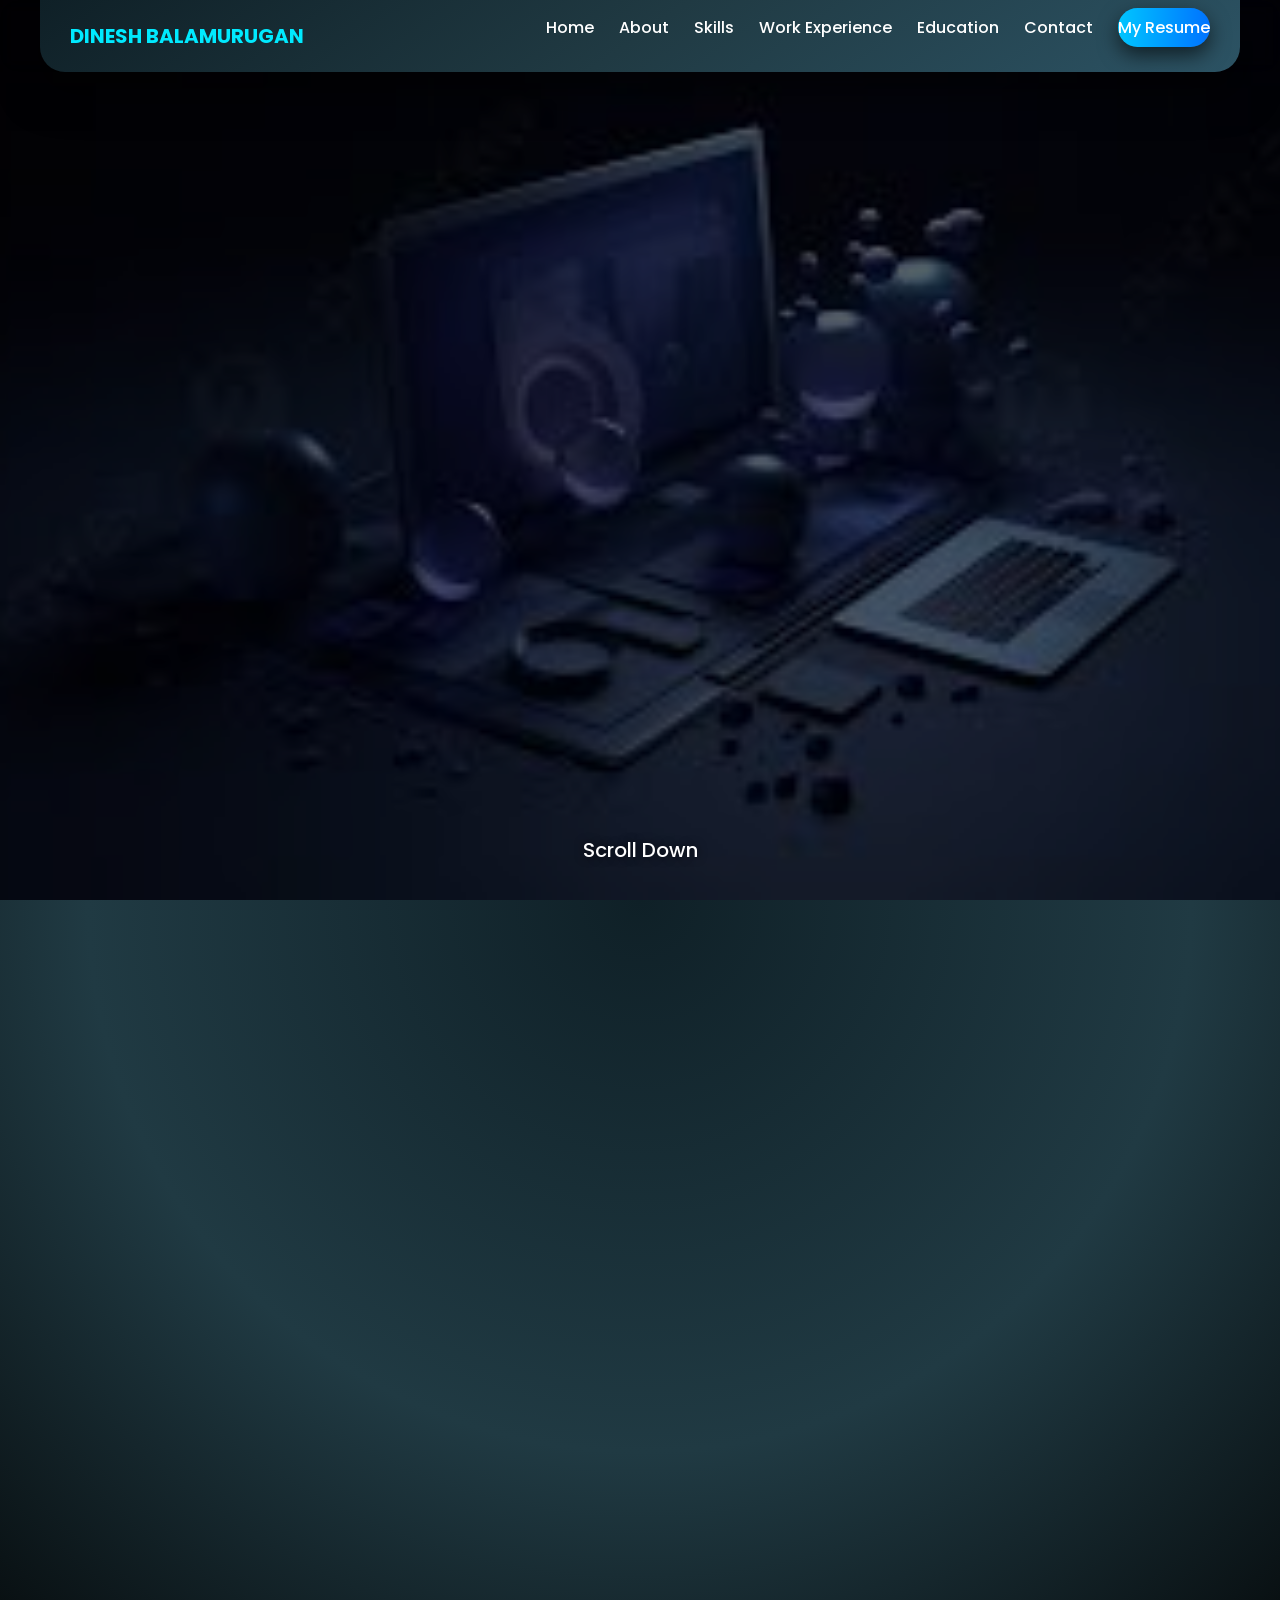
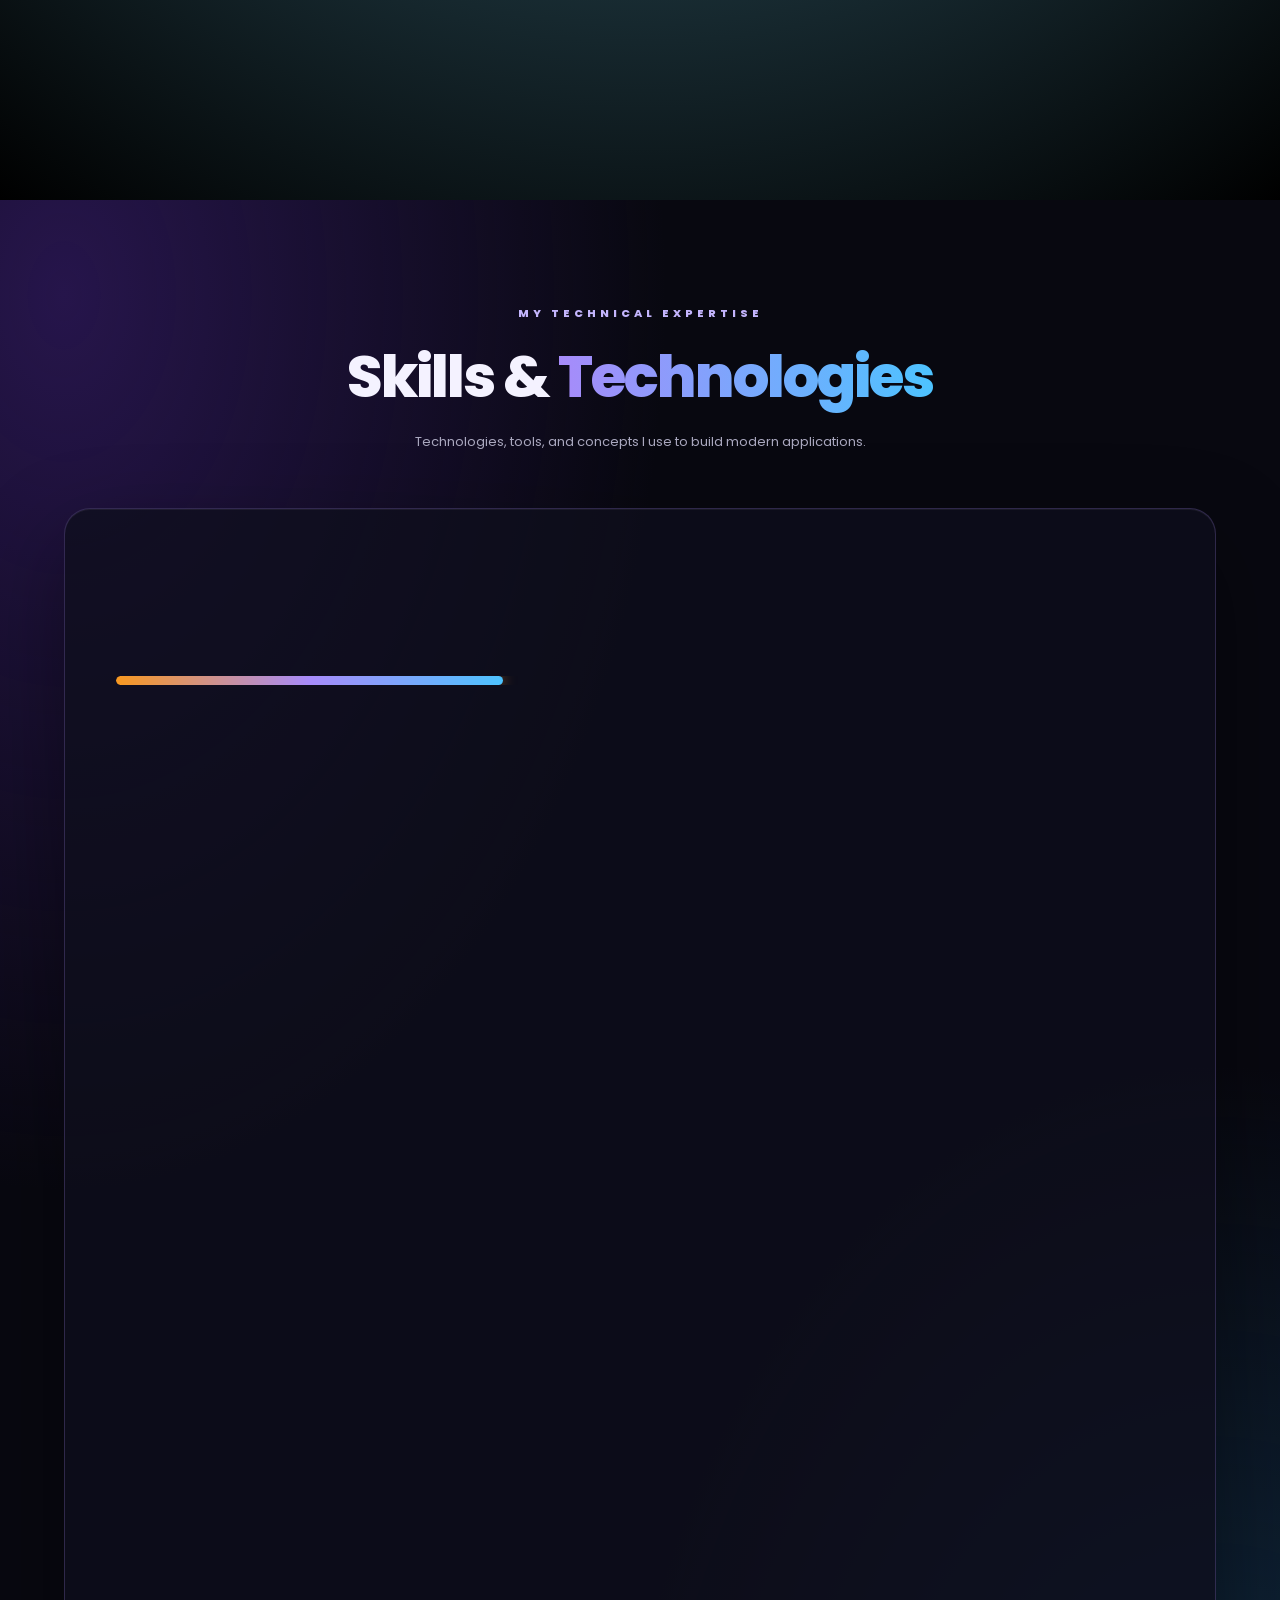
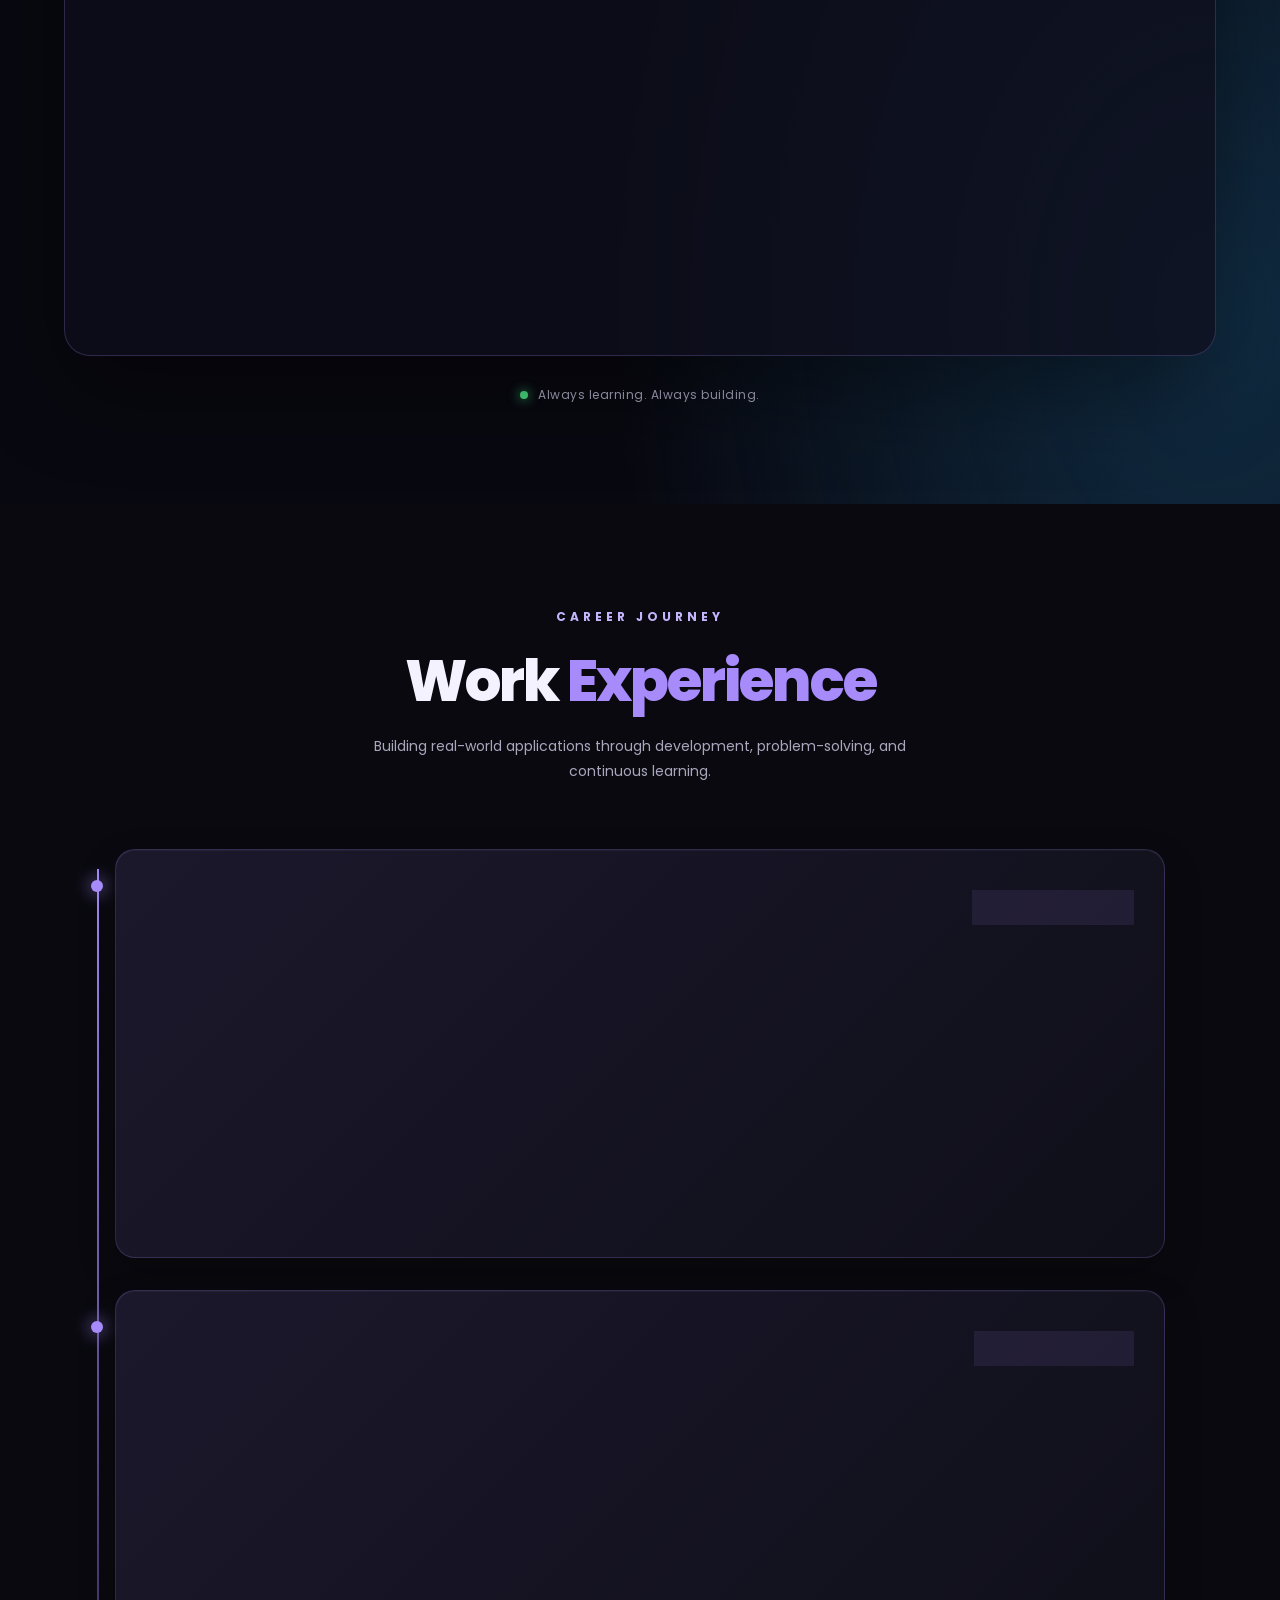
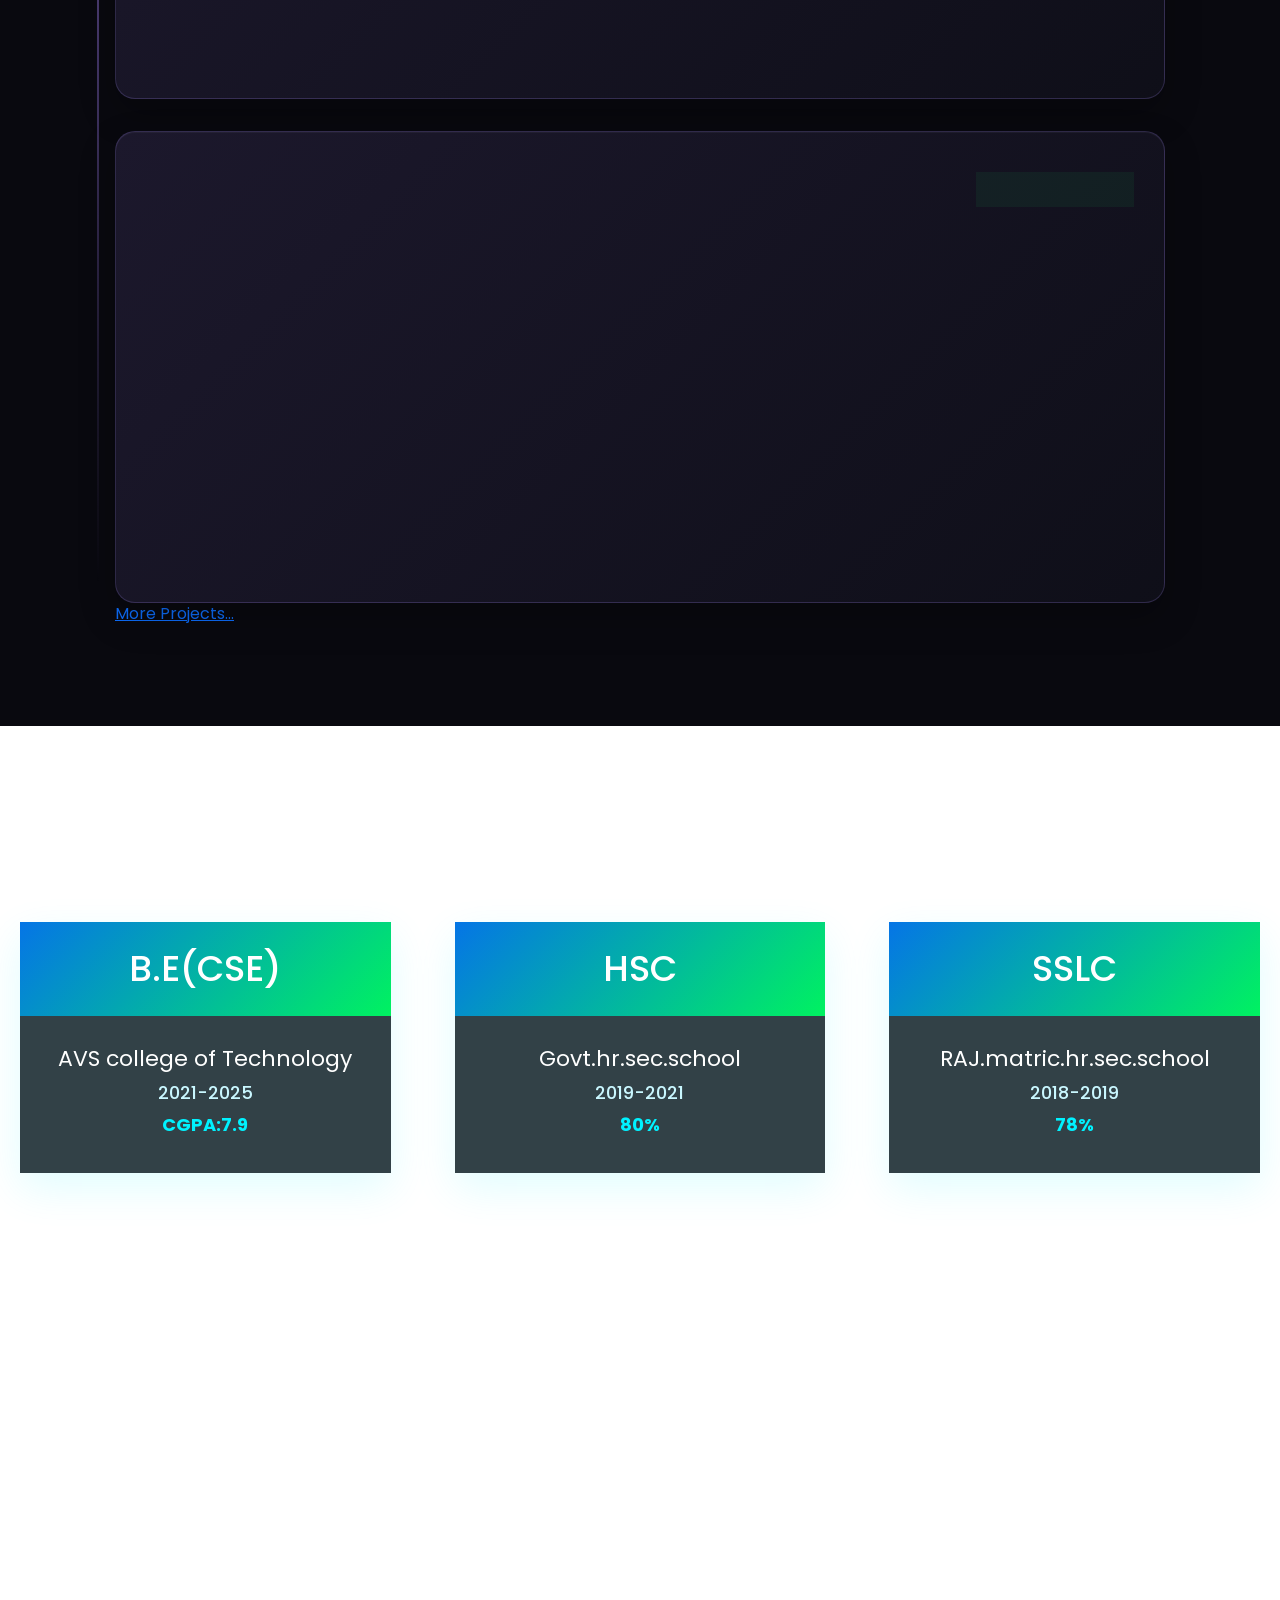
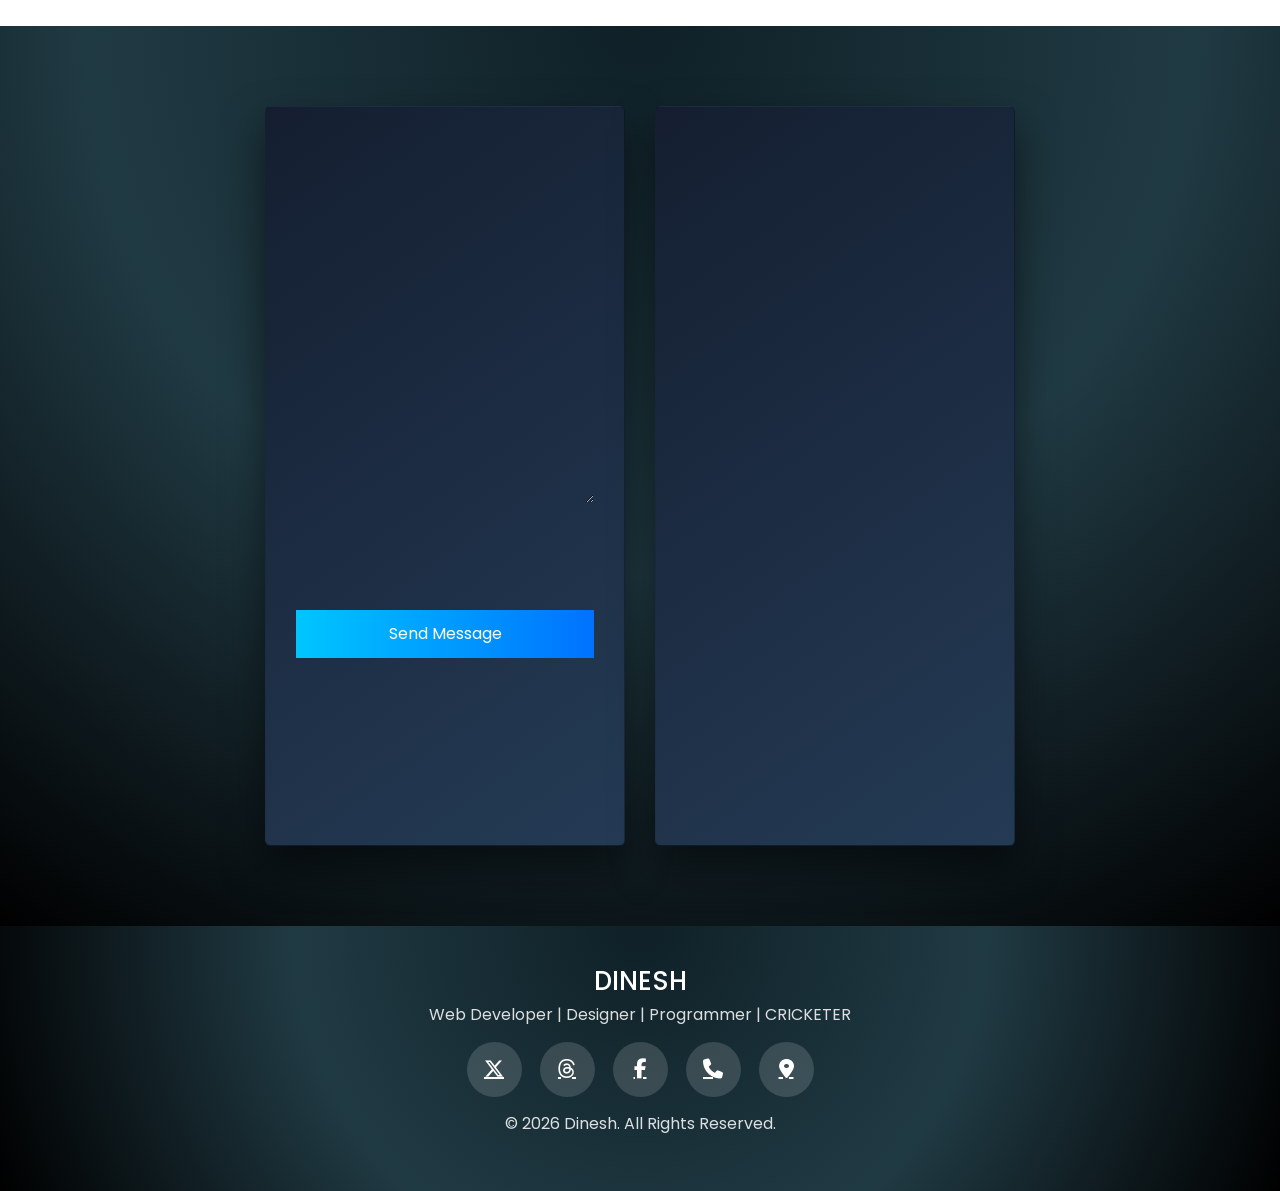
<file: index.html>
<!DOCTYPE html>
<html lang="en">
<head>
    <meta charset="UTF-8">
    <meta name="viewport" content="width=device-width, initial-scale=1.0">
    <title>KM DINESH B</title>
    <link rel="stylesheet" href="portfolio.css">
    <link href="https://cdn.jsdelivr.net/npm/bootstrap@5.3.3/dist/css/bootstrap.min.css" rel="stylesheet" integrity="sha384-QWTKZyjpPEjISv5WaRU9OFeRpok6YctnYmDr5pNlyT2bRjXh0JMhjY6hW+ALEwIH" crossorigin="anonymous">
    <link rel="stylesheet"href="https://cdnjs.cloudflare.com/ajax/libs/font-awesome/6.5.1/css/all.min.css"/>

    <link rel="stylesheet" href="portfolio.js">
  </head>
<body>
    <!--navbar-->
    <header class="nav-wrapper">
  <nav class="nav-3d">

    <div class="logo">DINESH BALAMURUGAN</div>

    <ul class="nav-links" id="navLinks">
      <li><a href="#Home">Home</a></li>
      <li><a href="#about-3d">About</a></li>
      <li><a href="#skills-3d">Skills</a></li>
      <li><a href="#experience">Work Experience</a></li>
      <li><a href="#education">Education</a></li>
      <li><a href="#Contact-Container">Contact</a></li>
      <li><a href="Dinesh_resume_Exp.pdf" download class="resume-btn">My Resume</a></li>
    </ul>

    <div class="hamburger" id="hamburger">
      <span></span>
      <span></span>
      <span></span>
    </div>

  </nav>
</header>

      <!---home section--->

      <section id="Home">
    <p class="text-center">HI, Welcome to my profile.....!</p>
    <p class="text-center">This is <span>KM DINESH B</span></p>
    <p class="text-center">I AM <span>FULL STACK DEVELOPER</span></p>
    <p class="text-center">I AM <span>CRICKETER</span></p>
    <h6>Scroll Down</h6>
</section>


      <!--about section-->
     <section id="about-3d">
    <div class="card-3d">
        <div class="card-face card-front">
            <h3>Touch me</h3>
            <img src="img/me.jpeg" alt="My Photo">
            <h2>Dinesh</h2>
            <p>Cricketer • Techie</p>
        </div>

        <div class="card-face card-back">
            <h1>ABOUT ME</h1>
            <p>
                I am Kasimannan Dinesh Balamurugan, a B.E Computer Science graduate from Salem.
                Passionate about Cricket, Software Development, Fitness, and Discipline define as MylifeStyle.
            </p>
            <a href="subfiles/about.html" text-decoration="none" color="white">About more...</a>
        </div>

    </div>
</section>



<!-- ================= SKILLS SECTION ================= -->
<section id="skills-3d">
  <div class="skills-container">

    <div class="skills-heading">
      <span class="skills-label">MY TECHNICAL EXPERTISE</span>
      <h2>Skills & <span>Technologies</span></h2>
      <p>Technologies, tools, and concepts I use to build modern applications.</p>
    </div>

    <div class="skills-3d-card">

      <!-- LEFT: SKILL BARS -->
      <div class="skills-panel">
        <h3>Technical Skills <span>↗</span></h3>
        <p class="panel-subtitle">Hover over the bars to see the animation.</p>

        <div class="skill">
          <div class="skill-title"><span>Java</span><span>90%</span></div>
          <div class="skill-bar"><div class="skill-fill" style="--level:90%;--color:#f89820"></div></div>
        </div>

        <div class="skill">
          <div class="skill-title"><span>Python</span><span>70%</span></div>
          <div class="skill-bar"><div class="skill-fill" style="--level:70%;--color:#ffd43b"></div></div>
        </div>

        <div class="skill">
          <div class="skill-title"><span>C / C++</span><span>65%</span></div>
          <div class="skill-bar"><div class="skill-fill" style="--level:65%;--color:#4d96ff"></div></div>
        </div>

        <div class="skill">
          <div class="skill-title"><span>HTML / CSS / JavaScript</span><span>85%</span></div>
          <div class="skill-bar"><div class="skill-fill" style="--level:85%;--color:#ff6584"></div></div>
        </div>

        <div class="skill">
          <div class="skill-title"><span>React.js</span><span>75%</span></div>
          <div class="skill-bar"><div class="skill-fill" style="--level:75%;--color:#61dafb"></div></div>
        </div>

        <div class="skill">
          <div class="skill-title"><span>Spring Boot / REST APIs</span><span>80%</span></div>
          <div class="skill-bar"><div class="skill-fill" style="--level:80%;--color:#6fdb8f"></div></div>
        </div>

        <div class="skill">
          <div class="skill-title"><span>PHP / Laravel</span><span>80%</span></div>
          <div class="skill-bar"><div class="skill-fill" style="--level:80%;--color:#b49aff"></div></div>
        </div>

        <div class="skill">
          <div class="skill-title"><span>SQL / NoSQL</span><span>85%</span></div>
          <div class="skill-bar"><div class="skill-fill" style="--level:85%;--color:#41d9c3"></div></div>
        </div>

        <div class="skill">
          <div class="skill-title"><span>Cloud & DevOps</span><span>60%</span></div>
          <div class="skill-bar"><div class="skill-fill" style="--level:60%;--color:#ffad60"></div></div>
        </div>

        <div class="skill">
          <div class="skill-title"><span>AI / ML / Data Science</span><span>55%</span></div>
          <div class="skill-bar"><div class="skill-fill" style="--level:55%;--color:#e879f9"></div></div>
        </div>

        <p class="skills-note">
          Note: Update the percentages to reflect your actual proficiency.
        </p>
      </div>

      <!-- RIGHT: TECHNOLOGY CATEGORIES -->
      <div class="technology-panel">
        <h3>My Tech Stack <span>✦</span></h3>
        <p class="panel-subtitle">Explore my development ecosystem.</p>

        <div class="tech-category">
          <h4><span>01</span> Programming Languages</h4>
          <div class="tech-tags">
            <span>Java</span><span>Python</span><span>C</span>
            <span>C++</span><span>JavaScript</span><span>PHP</span>
          </div>
        </div>

        <div class="tech-category">
          <h4><span>02</span> Frontend Development</h4>
          <div class="tech-tags">
            <span>HTML5</span><span>CSS3</span><span>JavaScript</span>
            <span>React.js</span><span>Responsive UI</span>
          </div>
        </div>

        <div class="tech-category">
          <h4><span>03</span> Backend Development</h4>
          <div class="tech-tags">
            <span>Spring Boot</span><span>REST APIs</span>
            <span>Laravel</span><span>PHP</span>
            <span>Authentication</span><span>Authorization</span>
          </div>
        </div>

        <div class="tech-category">
          <h4><span>04</span> Database Technologies</h4>
          <div class="tech-tags">
            <span>MySQL</span><span>MongoDB</span>
            <span>SQL</span><span>NoSQL</span>
          </div>
        </div>

        <div class="tech-category">
          <h4><span>05</span> Cloud & DevOps</h4>
          <div class="tech-tags">
            <span>AWS</span><span>Docker</span><span>Jenkins</span>
            <span>Maven</span><span>Git</span><span>GitHub</span>
            <span>GitLab CI/CD</span><span>Kubernetes</span>
          </div>
        </div>

        <div class="tech-category">
          <h4><span>06</span> Development Tools</h4>
          <div class="tech-tags">
            <span>VS Code</span><span>Eclipse</span><span>IntelliJ IDEA</span>
            <span>GitHub</span><span>Anaconda Navigator</span>
            <span>Code::Blocks</span><span>Antigravity</span>
          </div>
        </div>

        <div class="tech-category">
          <h4><span>07</span> Testing & API Tools</h4>
          <div class="tech-tags">
            <span>Postman</span><span>Selenium</span>
            <span>Playwright</span><span>Unit Testing</span>
          </div>
        </div>

        <div class="tech-category">
          <h4><span>08</span> Payment & Communication</h4>
          <div class="tech-tags">
            <span>Razorpay</span><span>Payment Gateway Integration</span>
            <span>OTP Verification</span><span>Email Integration</span>
            <span>SMS Integration</span><span>Notifications</span>
          </div>
        </div>

        <div class="tech-category">
          <h4><span>09</span> Messaging & Architecture</h4>
          <div class="tech-tags">
            <span>Apache Kafka</span><span>ActiveMQ</span>
            <span>Monolithic Architecture</span>
            <span>Microservices</span>
          </div>
        </div>

        <div class="tech-category">
          <h4><span>10</span> AI, Data & Emerging Tech</h4>
          <div class="tech-tags">
            <span>Data Science</span><span>AI</span><span>Machine Learning</span>
            <span>Deep Learning</span><span>Neural Networks</span>
            <span>Quantum Computing</span>
          </div>
        </div>

        <div class="tech-category">
          <h4><span>11</span> Other Technical Areas</h4>
          <div class="tech-tags">
            <span>Computer Networks</span><span>iOS Development</span>
            <span>Mobile Development</span><span>System Design</span>
            <span>Security</span>
          </div>
        </div>

      </div>
    </div>

    <div class="skills-footer">
      <span class="footer-dot"></span>
      Always learning. Always building.
    </div>

  </div>
</section>

<style>
/* ================= GLOBAL SKILLS UI ================= */

#skills-3d {
  --accent: #a78bfa;
  --accent2: #4dc3ff;
  --bg: #080810;
  --card: #11111e;
  --text: #f4f2ff;
  --muted: #aaa8bf;

  padding: 100px 5%;
  color: var(--text);
  background:
    radial-gradient(ellipse at 5% 5%, #26154b 0%, transparent 35%),
    radial-gradient(ellipse at 95% 90%, #102c43 0%, transparent 35%),
    var(--bg);
  font-family: Inter, "Segoe UI", Arial, sans-serif;
  overflow: hidden;
}

#skills-3d *,
#skills-3d *::before,
#skills-3d *::after {
  box-sizing: border-box;
}

.skills-container {
  width: 100%;
  max-width: 1250px;
  margin: 0 auto;
}

.skills-heading {
  text-align: center;
  margin-bottom: 55px;
}

.skills-label {
  display: inline-block;
  color: #c4b5fd;
  font-size: 11px;
  font-weight: 800;
  letter-spacing: 4px;
}

.skills-heading h2 {
  font-size: clamp(34px, 5vw, 58px);
  font-weight: 800;
  letter-spacing: -2px;
  margin: 18px 0;
}

.skills-heading h2 span {
  background: linear-gradient(90deg, #a78bfa, #4dc3ff);
  -webkit-background-clip: text;
  background-clip: text;
  color: transparent;
}

.skills-heading p,
.panel-subtitle {
  color: var(--muted);
  font-size: 13px;
  line-height: 1.8;
}

/* 3D MAIN CARD */

.skills-3d-card {
  display: grid;
  grid-template-columns: minmax(0, 0.9fr) minmax(0, 1.1fr);
  align-items: stretch;
  gap: 28px;
  padding: 25px;
  border: 1px solid rgba(167, 139, 250, 0.22);
  border-radius: 26px;
  background: rgba(15, 15, 29, 0.78);
  box-shadow:
    0 35px 90px rgba(0, 0, 0, 0.4),
    inset 0 1px 0 rgba(255, 255, 255, 0.06);
  transform-style: preserve-3d;
  transition: border-color 0.35s ease, box-shadow 0.35s ease;
}

.skills-3d-card:hover {
  border-color: rgba(167, 139, 250, 0.48);
  box-shadow:
    0 35px 90px rgba(0, 0, 0, 0.45),
    0 0 35px rgba(139, 92, 246, 0.09);
}

.skills-panel,
.technology-panel {
  min-width: 0;
  padding: 25px;
  border-radius: 20px;
  background: linear-gradient(
    145deg,
    rgba(32, 29, 52, 0.88),
    rgba(15, 15, 26, 0.96)
  );
  border: 1px solid rgba(255, 255, 255, 0.06);
}

.skills-panel h3,
.technology-panel h3 {
  display: flex;
  justify-content: space-between;
  align-items: center;
  gap: 12px;
  font-size: 21px;
  margin: 0;
}

.skills-panel h3 > span,
.technology-panel h3 > span {
  color: var(--accent);
}

.panel-subtitle {
  margin: 10px 0 30px;
  font-size: 12px;
}

/* ANIMATED SKILL BARS */

.skill {
  margin-bottom: 27px;
}

.skill-title {
  display: flex;
  justify-content: space-between;
  align-items: center;
  gap: 12px;
  margin-bottom: 11px;
  font-size: 12px;
  font-weight: 600;
}

.skill-title span:last-child {
  color: #c4b5fd;
  font-variant-numeric: tabular-nums;
}

.skill-bar {
  height: 9px;
  width: 100%;
  overflow: hidden;
  border-radius: 20px;
  background: #29263b;
  box-shadow: inset 0 2px 5px rgba(0, 0, 0, 0.4);
}

.skill-fill {
  height: 100%;
  width: var(--level);
  border-radius: inherit;
  background: linear-gradient(
    90deg,
    var(--color),
    #a78bfa,
    #4dc3ff
  );
  box-shadow: 0 0 14px color-mix(in srgb, var(--color), transparent 40%);
  transform: scaleX(0.03);
  transform-origin: left;
  transition: transform 1.3s cubic-bezier(.2,.8,.2,1);
}

.skills-panel:hover .skill-fill {
  transform: scaleX(1);
}

.skill:hover .skill-fill {
  filter: brightness(1.25);
}

.skills-note {
  margin-top: 28px;
  color: #8f8ca6;
  font-size: 10px;
  line-height: 1.7;
}

/* TECHNOLOGY CATEGORIES */

.tech-category {
  padding: 18px 0;
  border-bottom: 1px solid rgba(255, 255, 255, 0.07);
}

.tech-category:last-child {
  border-bottom: none;
  padding-bottom: 0;
}

.tech-category h4 {
  display: flex;
  align-items: center;
  gap: 11px;
  margin: 0 0 13px;
  color: #eeebff;
  font-size: 12px;
  font-weight: 700;
}

.tech-category h4 span {
  color: #a78bfa;
  font-size: 10px;
  letter-spacing: 1px;
}

.tech-tags {
  display: flex;
  flex-wrap: wrap;
  gap: 8px;
}

.tech-tags span {
  display: inline-flex;
  align-items: center;
  max-width: 100%;
  padding: 8px 11px;
  border: 1px solid rgba(167, 139, 250, 0.17);
  border-radius: 8px;
  background: rgba(167, 139, 250, 0.055);
  color: #c8c4dd;
  font-size: 10px;
  line-height: 1.5;
  overflow-wrap: anywhere;
  transition:
    transform 0.25s ease,
    background 0.25s ease,
    color 0.25s ease,
    border-color 0.25s ease;
}

.tech-tags span:hover {
  transform: translateY(-3px);
  background: rgba(139, 92, 246, 0.2);
  border-color: rgba(167, 139, 250, 0.55);
  color: white;
}

.skills-footer {
  display: flex;
  align-items: center;
  justify-content: center;
  gap: 10px;
  margin-top: 30px;
  color: #aaa8bf;
  font-size: 12px;
  letter-spacing: 0.5px;
}

.footer-dot {
  width: 8px;
  height: 8px;
  border-radius: 50%;
  background: #4ade80;
  box-shadow: 0 0 12px #4ade80;
}

/* RESPONSIVE TABLET */

@media (max-width: 950px) {
  #skills-3d {
    padding: 75px 4%;
  }

  .skills-3d-card {
    grid-template-columns: minmax(0, 1fr);
    gap: 20px;
    padding: 18px;
  }

  .skills-panel,
  .technology-panel {
    padding: 24px;
  }
}

/* RESPONSIVE MOBILE */

@media (max-width: 480px) {
  #skills-3d {
    padding: 65px 15px;
  }

  .skills-heading {
    margin-bottom: 35px;
  }

  .skills-heading h2 {
    letter-spacing: -1px;
  }

  .skills-heading p {
    max-width: 320px;
    margin: auto;
  }

  .skills-3d-card {
    padding: 10px;
    border-radius: 18px;
  }

  .skills-panel,
  .technology-panel {
    padding: 18px 14px;
    border-radius: 14px;
  }

  .skills-panel h3,
  .technology-panel h3 {
    font-size: 18px;
  }

  .skill-title {
    font-size: 11px;
  }

  .tech-category h4 {
    font-size: 11px;
  }

  .tech-tags {
    gap: 7px;
  }

  .tech-tags span {
    padding: 7px 9px;
    font-size: 10px;
  }
}

/* ACCESSIBILITY */

@media (prefers-reduced-motion: reduce) {
  #skills-3d *,
  #skills-3d *::before,
  #skills-3d *::after {
    animation: none !important;
    transition: none !important;
  }

  .skill-fill {
    transform: scaleX(1);
  }
}
</style>

<script>
/* Animate bars when the skills section enters the screen */
(() => {
  const section = document.querySelector("#skills-3d");
  if (!section) return;

  const fills = section.querySelectorAll(".skill-fill");

  if ("IntersectionObserver" in window) {
    const observer = new IntersectionObserver(entries => {
      entries.forEach(entry => {
        if (entry.isIntersecting) {
          fills.forEach(fill => {
            fill.style.transform = "scaleX(1)";
          });
          observer.disconnect();
        }
      });
    }, { threshold: 0.15 });

    observer.observe(section);
  } else {
    fills.forEach(fill => {
      fill.style.transform = "scaleX(1)";
    });
  }
})();
</script>

          <!-- Working Experience -->

            
<section class="experience-section" id="experience">
  <div class="experience-container">

    <div class="section-heading">
      <span class="section-tag">CAREER JOURNEY</span>
      <h2>Work <span>Experience</span></h2>
      <p>Building real-world applications through development, problem-solving, and continuous learning.</p>
    </div>

    <div class="experience-timeline">

      <!-- EXPERIENCE 1 -->
      <article class="experience-card">
        <div class="card-top">
          <div class="company-icon vcodez">V</div>
          <div class="job-info">
            <h3>Java Developer Intern → Project Trainee</h3>
            <h4>Vcodez <span>· Chennai</span></h4>
          </div>
          <span class="job-date">OCT 2025 – APR 2026</span>
        </div>

        <div class="job-divider"></div>

        <p class="job-description">
          Started as a Java Developer Intern and progressed into a
          Project Trainee role, gaining hands-on experience in backend
          development, application logic, debugging, and project implementation.
        </p>

        <ul class="job-points">
          <li>Developed and maintained Java application components.</li>
          <li>Practiced object-oriented programming and backend development.</li>
          <li>Assisted with debugging, testing, and fixing application issues.</li>
          <li>Worked on project implementation and code improvements.</li>
        </ul>

        <div class="tech-stack">
          <span>Java</span>
          <span>Spring Boot</span>
          <span>SQL</span>
          <span>REST APIs</span>
          <span>Git</span>
        </div>
      </article>

      <!-- EXPERIENCE 2 -->
      <article class="experience-card">
        <div class="card-top">
          <div class="company-icon techcube">TS</div>
          <div class="job-info">
            <h3>Software Developer</h3>
            <h4>Tech S Cube <span>· Salem</span></h4>
          </div>
          <span class="job-date">MAY 2026 – SEP 2026</span>
        </div>

        <div class="job-divider"></div>

        <p class="job-description">
          Worked on business-oriented web applications, focusing on
          frontend functionality, backend integration, and developing
          practical solutions for organizational workflows.
        </p>

        <ul class="job-points">
          <li><strong>Certificate Generation System:</strong> Developed functionality to generate certificates and manage certificate-related information.</li>
          <li><strong>HRMS (Human Resource Management System):</strong> Contributed to employee information management and HR workflow features.</li>
          <li>Integrated application features with backend services and databases.</li>
          <li>Tested functionality, identified bugs, and improved application usability.</li>
        </ul>

        <div class="tech-stack">
          <span>JavaScript</span>
          <span>Java</span>
          <span>Spring Boot</span>
          <span>SQL</span>
          <span>HTML & CSS</span>
        </div>
      </article>

      <!-- EXPERIENCE 3 -->
      <article class="experience-card current-role">
        <div class="card-top">
          <div class="company-icon hariom">H</div>
          <div class="job-info">
            <h3>Full Stack Engineer</h3>
            <h4>Hariom Pooja Services <span>· Salem</span></h4>
          </div>
          <span class="job-date current-date">
            OCT 2026 – PRESENT
          </span>
        </div>

        <div class="job-divider"></div>

        <p class="job-description">
          Developing web platforms for religious services, with a focus
          on seamless booking experiences, secure payment workflows,
          booking management, and reliable application deployment.
        </p>

        <ul class="job-points">
          <li><strong>Sri Athi Varahi Foundation:</strong> Built a website to present the foundation's information and online presence.</li>
          <li><strong>Hariom Pooja Service Booking Platform:</strong> Developed the service booking experience and user interface.</li>
          <li>Implemented payment authorization and secure booking workflows.</li>
          <li>Developed booking status tracking and service progress visibility.</li>
          <li>Worked on application security, functional testing, and bug fixing.</li>
          <li>Handled deployment and server configuration on the Netcape server.</li>
        </ul>

        <div class="tech-stack">
          <span>Laravel</span>
          <span>PHP</span>
          <span>React</span>
          <span>JavaScript</span>
          <span>REST APIs</span>
          <span>MySQL</span>
        </div>
      </article>

    </div>
    
    <a href="subfiles/projects.html" class="aa">More Projects...</a>
  </div>
</section>

<style>
@import url('https://fonts.googleapis.com/css2?family=Inter:wght@400;500;600;700;800&display=swap');

.experience-section {
  --accent: #a78bfa;
  --text: #f4f2ff;
  --muted: #aaa7bd;
  background: #09090f;
  color: var(--text);
  font-family: 'Inter', sans-serif;
  padding: 100px 7%;
  overflow: hidden;
}

.experience-container {
  max-width: 1050px;
  margin: auto;
}

.section-heading {
  text-align: center;
  margin-bottom: 65px;
}

.section-tag {
  color: #c4b5fd;
  font-size: 12px;
  font-weight: 700;
  letter-spacing: 4px;
}

.section-heading h2 {
  font-size: clamp(36px, 5vw, 58px);
  font-weight: 800;
  margin: 18px 0;
  letter-spacing: -2px;
}

.section-heading h2 span {
  color: var(--accent);
}

.section-heading p {
  color: var(--muted);
  max-width: 590px;
  line-height: 1.8;
  margin: auto;
  font-size: 14px;
}

.experience-timeline {
  position: relative;
  display: grid;
  gap: 32px;
  perspective: 1200px;
}

.experience-timeline::before {
  content: "";
  position: absolute;
  left: -18px;
  top: 20px;
  bottom: 20px;
  width: 2px;
  background: linear-gradient(
    to bottom, #a78bfa, #51417c, transparent
  );
}

.experience-card {
  position: relative;
  padding: 30px;
  border: 1px solid rgba(167, 139, 250, 0.2);
  border-radius: 20px;
  background: linear-gradient(
    135deg,
    rgba(29, 25, 46, 0.96),
    rgba(15, 15, 25, 0.98)
  );
  box-shadow:
    0 15px 35px rgba(0, 0, 0, 0.25),
    inset 0 1px 0 rgba(255, 255, 255, 0.04);
  transform-style: preserve-3d;
  transition:
    transform 0.18s ease,
    border-color 0.3s ease,
    box-shadow 0.3s ease;
  will-change: transform;
}

.experience-card::before {
  content: "";
  position: absolute;
  top: 30px;
  left: -25px;
  width: 12px;
  height: 12px;
  border-radius: 50%;
  background: #a78bfa;
  box-shadow: 0 0 18px #a78bfa;
}

.experience-card:hover {
  border-color: rgba(167, 139, 250, 0.7);
  box-shadow:
    0 25px 55px rgba(0, 0, 0, 0.4),
    0 0 28px rgba(139, 92, 246, 0.12);
}

.card-top {
  display: flex;
  align-items: center;
  gap: 17px;
  flex-wrap: wrap;
}

.company-icon {
  width: 55px;
  height: 55px;
  flex-shrink: 0;
  display: grid;
  place-items: center;
  border-radius: 15px;
  font-size: 22px;
  font-weight: 800;
  transform: translateZ(25px);
}

.vcodez {
  background: linear-gradient(135deg, #5b21b6, #a78bfa);
}

.techcube {
  background: linear-gradient(135deg, #075985, #38bdf8);
}

.hariom {
  background: linear-gradient(135deg, #9a3412, #fb923c);
}

.job-info {
  flex: 1;
  min-width: 190px;
  transform: translateZ(18px);
}

.job-info h3 {
  font-size: 17px;
  line-height: 1.5;
  margin: 0 0 5px;
}

.job-info h4 {
  font-size: 13px;
  color: #c4b5fd;
  font-weight: 600;
  margin: 0;
}

.job-info h4 span {
  color: var(--muted);
  font-weight: 400;
}

.job-date {
  font-size: 10px;
  font-weight: 700;
  letter-spacing: 1px;
  color: #c4b5fd;
  background: rgba(167, 139, 250, 0.1);
  border: 1px solid rgba(167, 139, 250, 0.2);
  padding: 9px 12px;
  border-radius: 8px;
}

.current-date {
  color: #86efac;
  background: rgba(34, 197, 94, 0.08);
  border-color: rgba(34, 197, 94, 0.25);
}

.job-divider {
  height: 1px;
  margin: 25px 0;
  background: linear-gradient(
    90deg, rgba(167, 139, 250, 0.4), transparent
  );
}

.job-description {
  color: #c0bdd0;
  font-size: 13px;
  line-height: 1.9;
  margin: 0 0 18px;
  transform: translateZ(10px);
}

.job-points {
  list-style: none;
  padding: 0;
  margin: 0 0 24px;
}

.job-points li {
  color: #aaa7bd;
  font-size: 12px;
  line-height: 1.8;
  padding-left: 20px;
  margin: 10px 0;
  position: relative;
}

.job-points li::before {
  content: "✦";
  position: absolute;
  left: 0;
  color: #a78bfa;
}

.job-points strong {
  color: #ece8ff;
  font-weight: 600;
}

.tech-stack {
  display: flex;
  flex-wrap: wrap;
  gap: 9px;
}

.tech-stack span {
  font-size: 10px;
  font-weight: 600;
  letter-spacing: 0.3px;
  color: #d5c9ff;
  padding: 8px 11px;
  border: 1px solid rgba(167, 139, 250, 0.17);
  border-radius: 7px;
  background: rgba(167, 139, 250, 0.07);
  transition: 0.25s ease;
}

.tech-stack span:hover {
  color: white;
  background: rgba(139, 92, 246, 0.22);
  transform: translateY(-3px);
}

@media (max-width: 650px) {
  .experience-section {
    padding: 70px 22px;
  }

  .experience-timeline::before {
    left: -10px;
  }

  .experience-card {
    padding: 22px 18px;
  }

  .experience-card::before {
    left: -17px;
    width: 10px;
    height: 10px;
  }

  .card-top {
    gap: 13px;
  }

  .job-date {
    margin-left: 68px;
  }

  .job-info h3 {
    font-size: 14px;
  }

  .job-info h4 {
    font-size: 12px;
  }
}

@media (prefers-reduced-motion: reduce) {
  .experience-card,
  .tech-stack span {
    transition: none;
  }
}
</style>

<script>
document.querySelectorAll(".experience-card").forEach(card => {
  card.addEventListener("mousemove", event => {
    if (window.matchMedia("(prefers-reduced-motion: reduce)").matches) {
      return;
    }

    const rect = card.getBoundingClientRect();
    const x = (event.clientX - rect.left) / rect.width;
    const y = (event.clientY - rect.top) / rect.height;

    const rotateY = (x - 0.5) * 5;
    const rotateX = (0.5 - y) * 4;

    card.style.transform =
      `rotateX(${rotateX}deg) rotateY(${rotateY}deg) translateY(-3px)`;
  });

  card.addEventListener("mouseleave", () => {
    card.style.transform = "";
  });
});
</script>




      <!-- project  -->

      <!---education section-->

      <section id="education">
        <div class="containter text-center">
          <h1 class="display-1">Academy Crendentials</h1>
          <div class="row row-cols-1 row-cols-md-3">
              <div class="col">
                  <div class="cardy">
                     <div class="card-header">
                        <h1>
                          B.E(CSE)
                        </h1>
                     </div>
                     <div class="card-body">
                          <h3>AVS college of Technology</h3>
                          <h4>2021-2025</h4>
                          <h5>CGPA:7.9</h5>
                     </div>
                  </div>
              </div>
              <div class="col">
                <div class="cardy">
                   <div class="card-header">
                      <h1>
                        HSC
                      </h1>
                   </div>
                   <div class="card-body">
                        <h3>Govt.hr.sec.school</h3>
                        <h4>2019-2021</h4>
                        <h5>80%</h5>
                   </div>
                </div>
            </div>
            <div class="col">
              <div class="cardy">
                 <div class="card-header">
                    <h1>
                      SSLC
                    </h1>
                 </div>
                 <div class="card-body">
                      <h3>RAJ.matric.hr.sec.school</h3>
                      <h4>2018-2019</h4>
                      <h5>78%</h5>
                 </div>
              </div>
          </div>
          </div>
        </div>

      </section>

      <!--contact section-->

      <section class="contact-container" id="Contact-Container">

  <!-- FORM SIDE -->
  <div class="card form-card">
    <h2>Contact Me</h2>

    <form id="contactForm">
      <input type="text" placeholder="Your Name" required>
      <input type="email" placeholder="Your Email" required>
      <textarea placeholder="Your Message" required></textarea>
      <button type="submit">Send Message</button>
    </form>

    <p id="thankYou" class="hidden">✅ Thank you! I will contact you soon.</p>
  </div>

  <!-- SOCIAL SIDE -->
  <div class="card social-card">
    <h2>Connect With Me</h2>

    <div class="social-links">
      <a href="https://www.linkedin.com/in/dinesh-b-133845279/"><i class="fab fa-linkedin"></i> LinkedIn</a>
      <a href="https://www.instagram.com/dine.shb763?igsh=OGE1dzllZTVoZjh0"><i class="fab fa-instagram"></i> Instagram</a>
      <a href="https://github.com/kmdineshb763"><i class="fab fa-github"></i> GitHub</a>
      <a href="https://www.hackerrank.com/profile/kmdineshb762003"><i class="fab fa-hackerrank"></i> HackerRank</a>
      <a href="https://leetcode.com/u/K3ZdB8tbVD/"><i class="fas fa-code"></i> LeetCode</a>
      <a href="https://wa.me/9360452836"><i class="fab fa-whatsapp"></i> WhatsApp</a>
      <a href="https://t.me/DineshBalamurugan"><i class="fab fa-telegram"></i> Telegram</a>
      <a href="mailto:kmdineshb762003@gmail.com"><i class="fas fa-envelope"></i> Email</a>
    </div>
  </div>

</section>


      <!--footer section-->
      <footer class="portfolio-footer">
  <div class="footer-content">

    <h3>DINESH </h3>
    <p>Web Developer | Designer | Programmer | CRICKETER</p>

    <div class="footer-social">
      <a href="https://x.com/kmdineshb763?t=y8jXLqE9a0mp-a1UzrqNrg&s=09" aria-label="X"><i class="fab fa-x-twitter"></i></a>
      <a href="https://www.threads.com/@dine.shb763" aria-label="Threads"><i class="fab fa-threads"></i></a>
      <a href="https://www.facebook.com/dinesh.b.43179" target="" class="fb-icon">
      <i class="fab fa-facebook-f"></i></a>
    <a href="tel:+91 9360452836" aria-label="Phone"><i class="fas fa-phone"></i></a>
   <a href="https://www.google.com/maps?q=Salem,Tamil+Nadu"
   class="location-link"
   target="_blank">
  <i class="fa-solid fa-location-dot"></i>
  
</a>
    </div>

    <p class="copyright">
      © 2026 Dinesh. All Rights Reserved.
    </p>

  </div>
</footer>
<script>
  const hamburger = document.getElementById("hamburger");
  const navLinks = document.getElementById("navLinks");

  hamburger.addEventListener("click", () => {
    navLinks.classList.toggle("active");
    hamburger.classList.toggle("open");
  });



  
</script>


  </body>
</html>
</file>
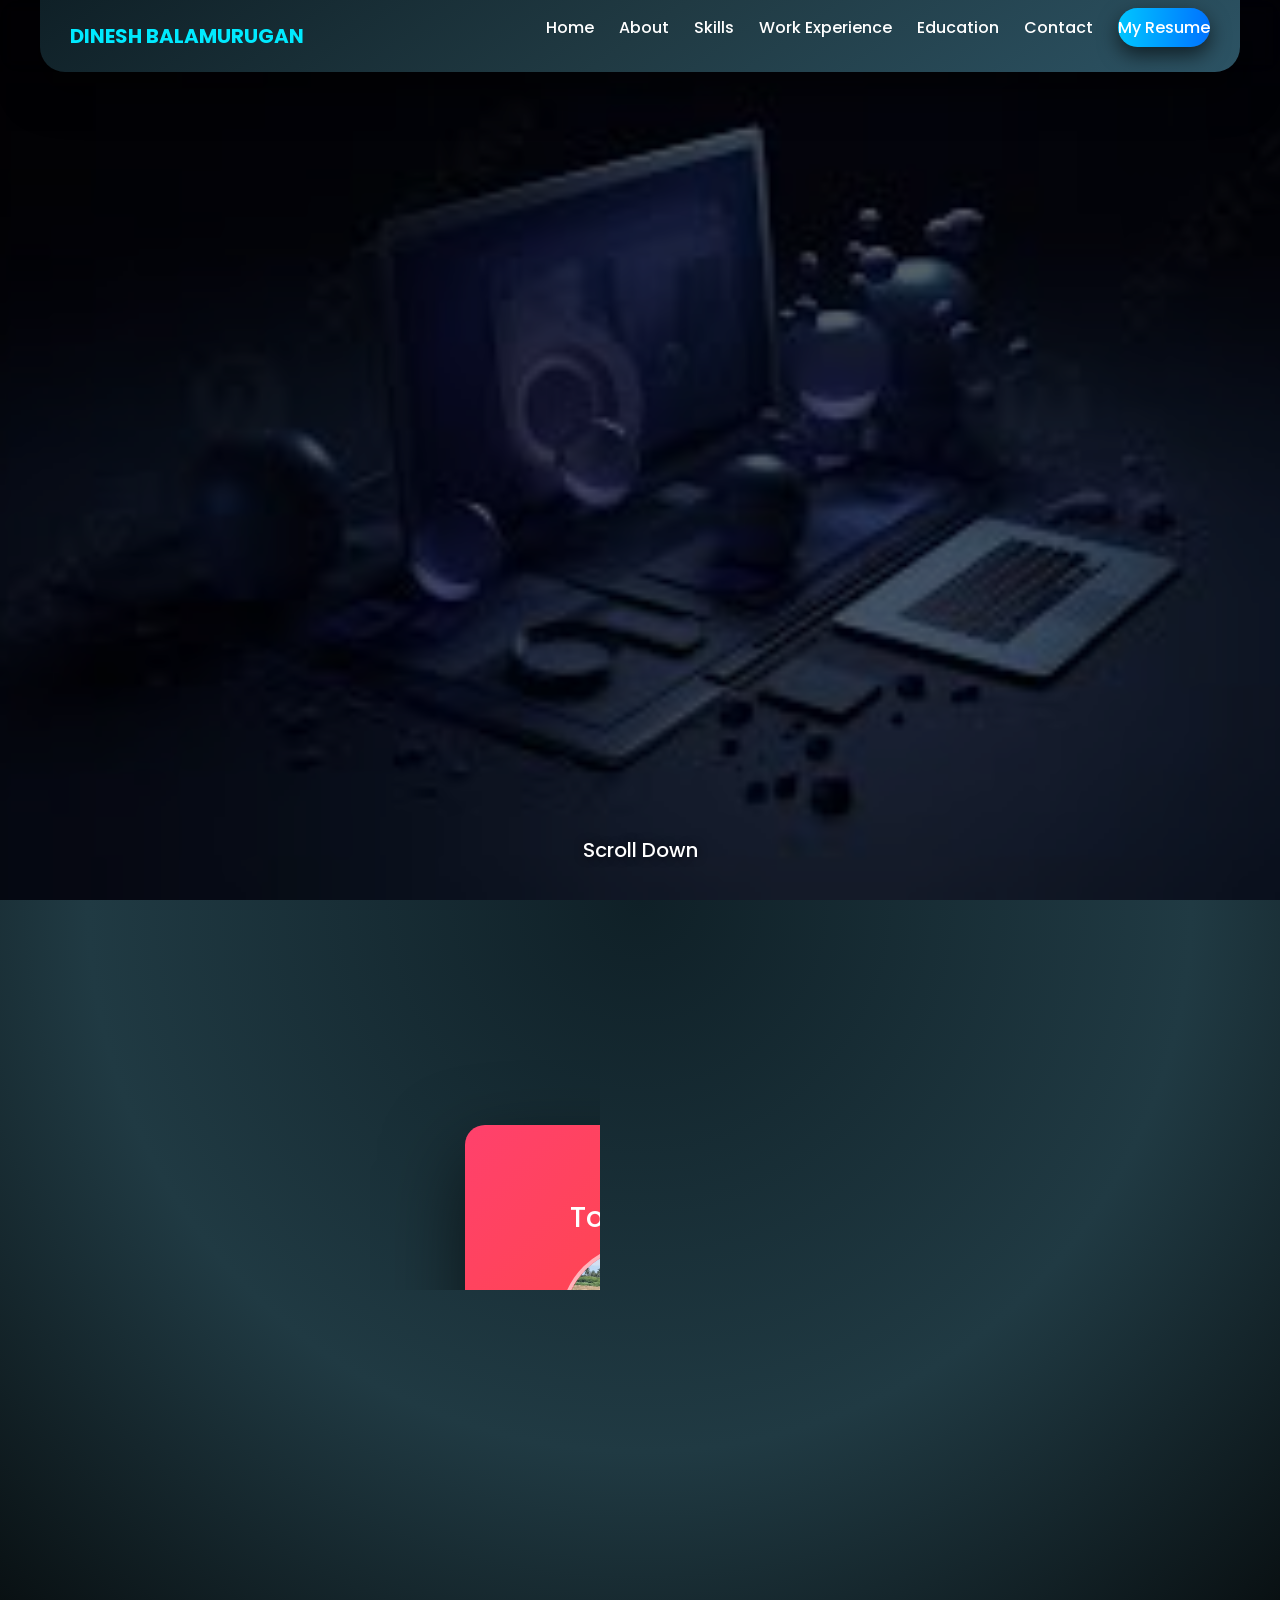
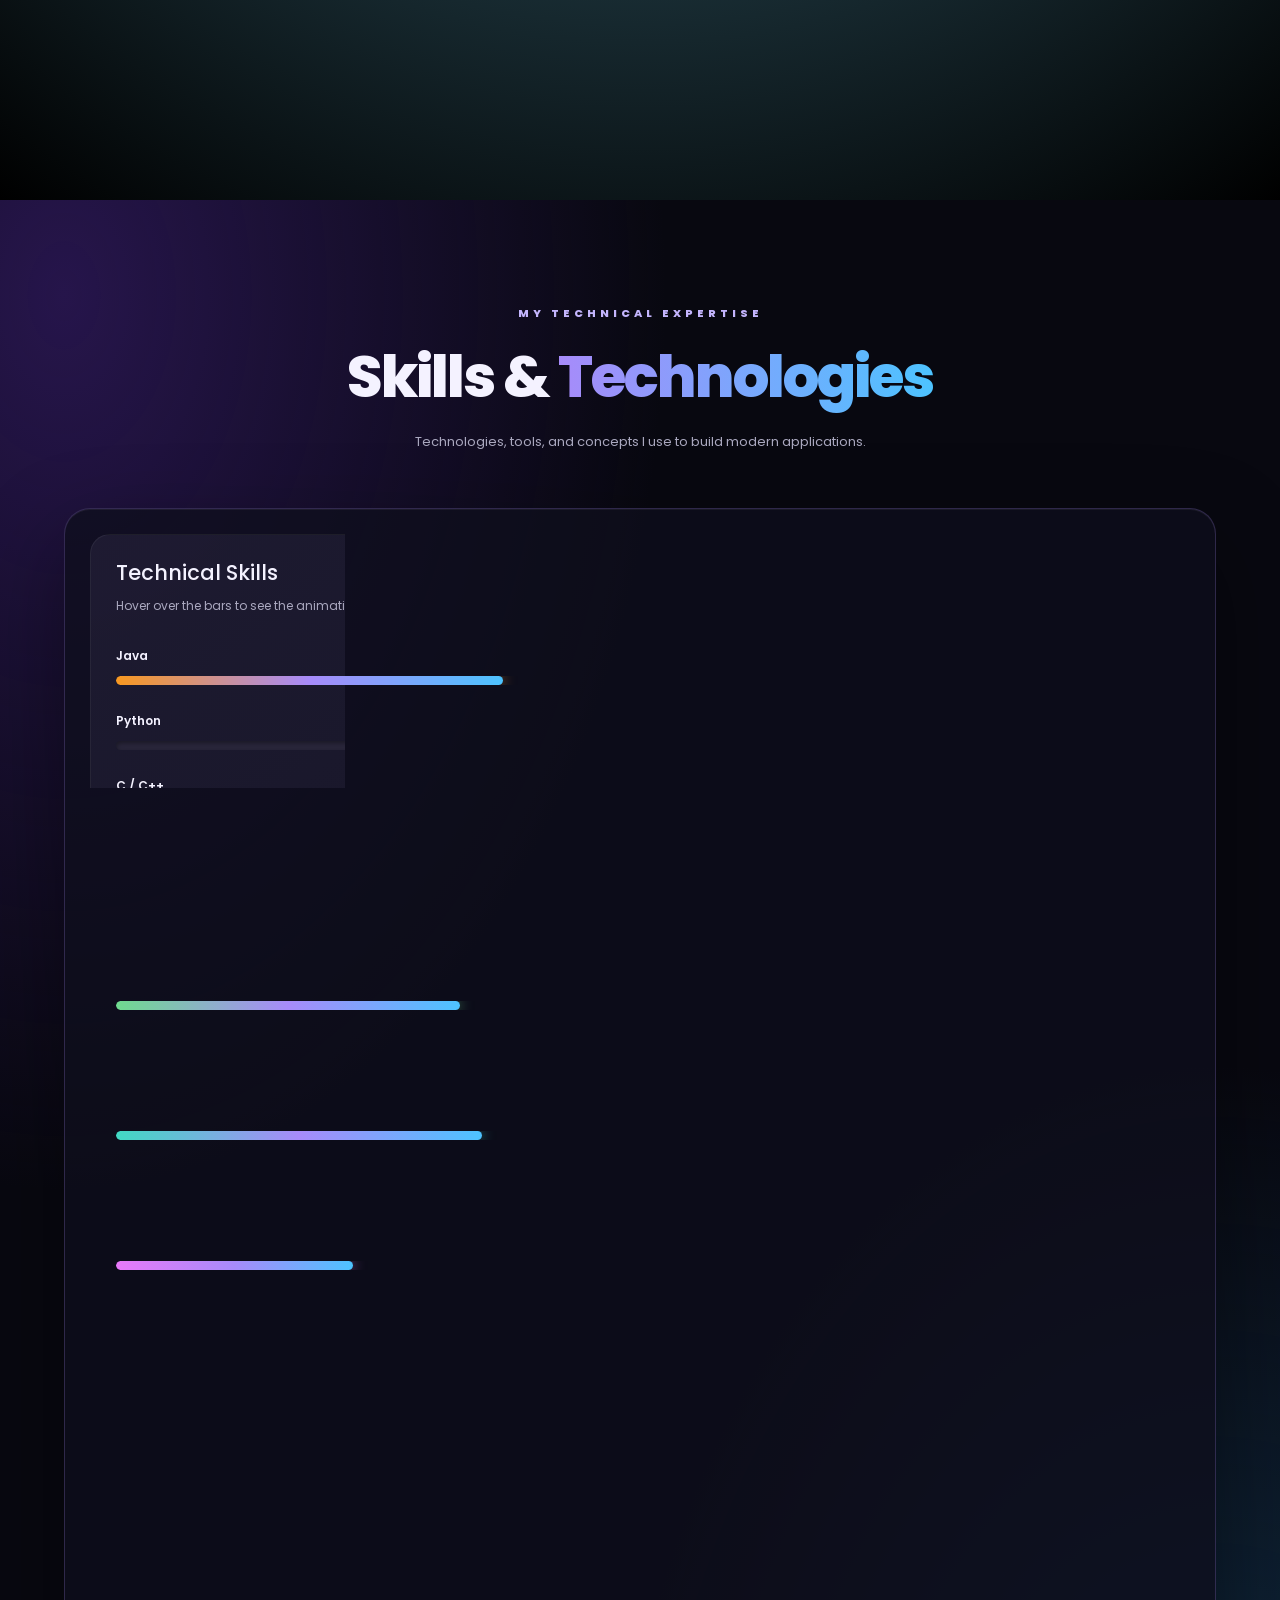
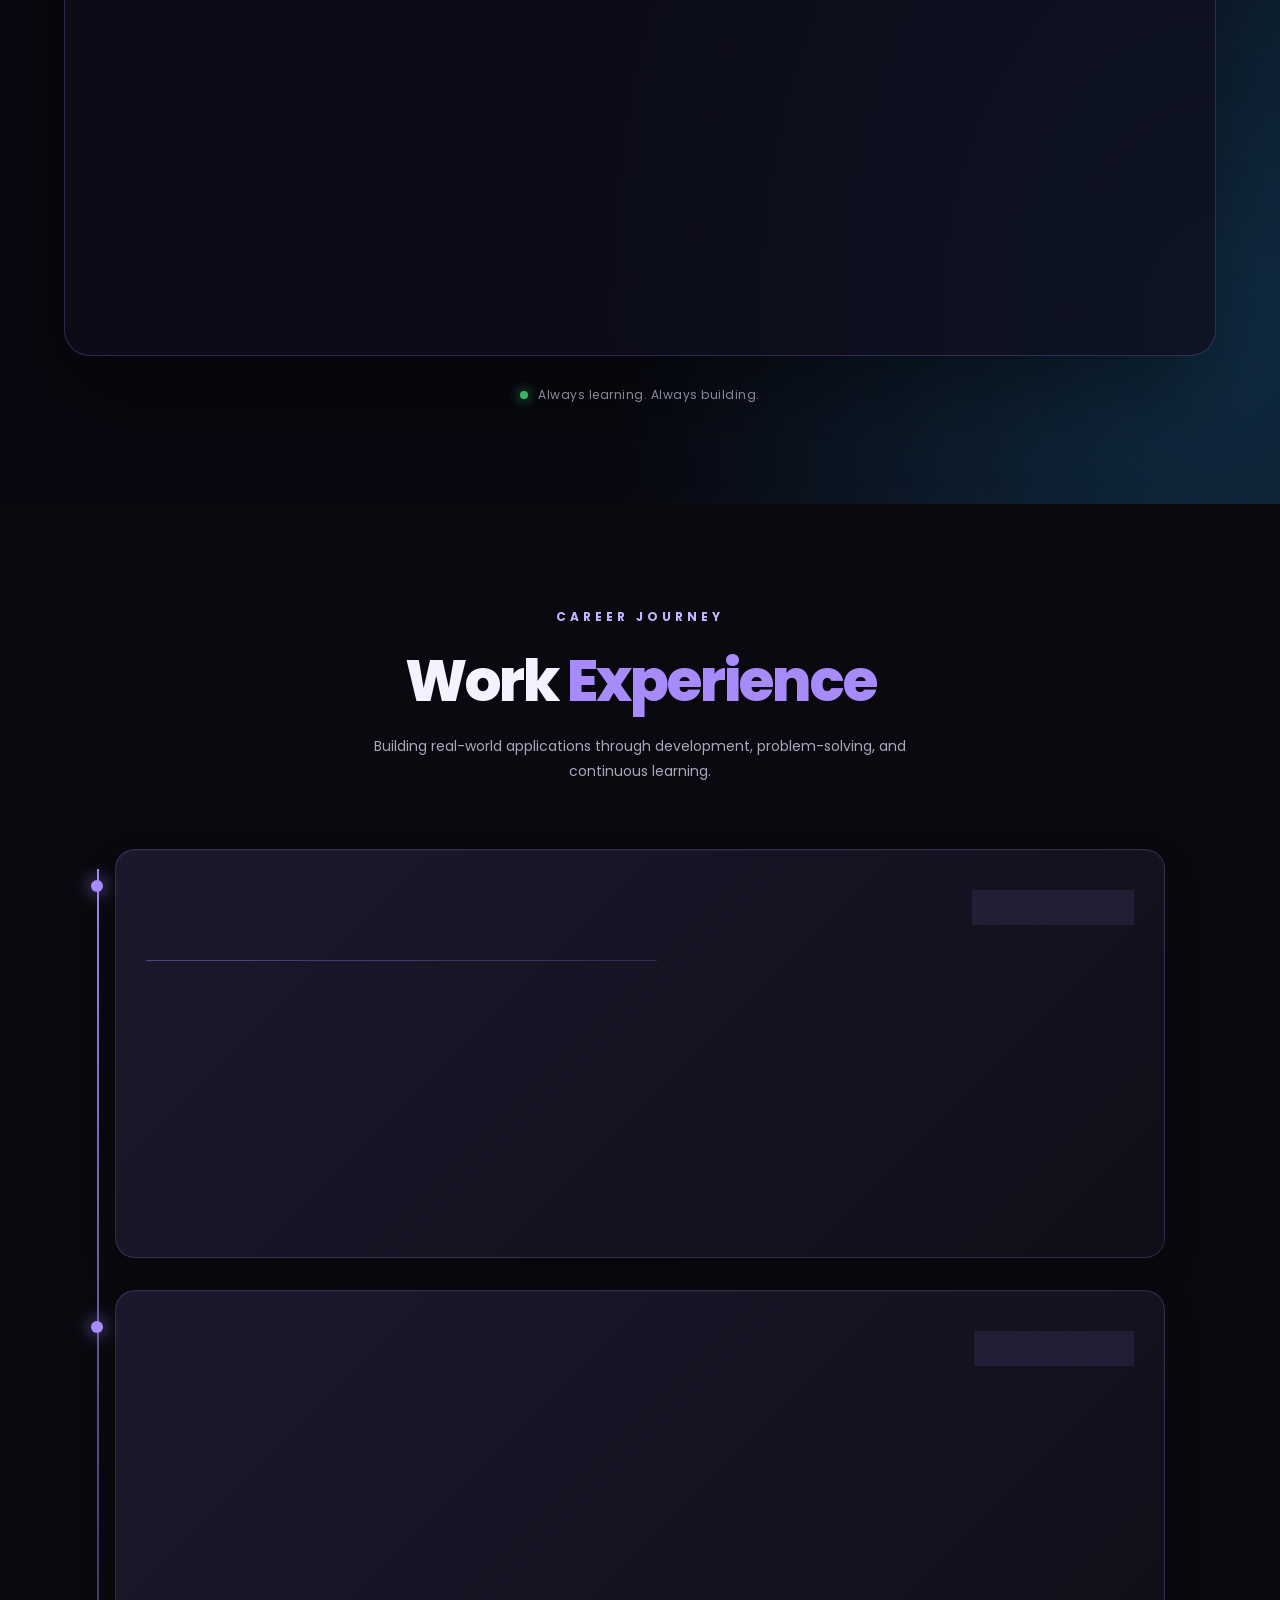
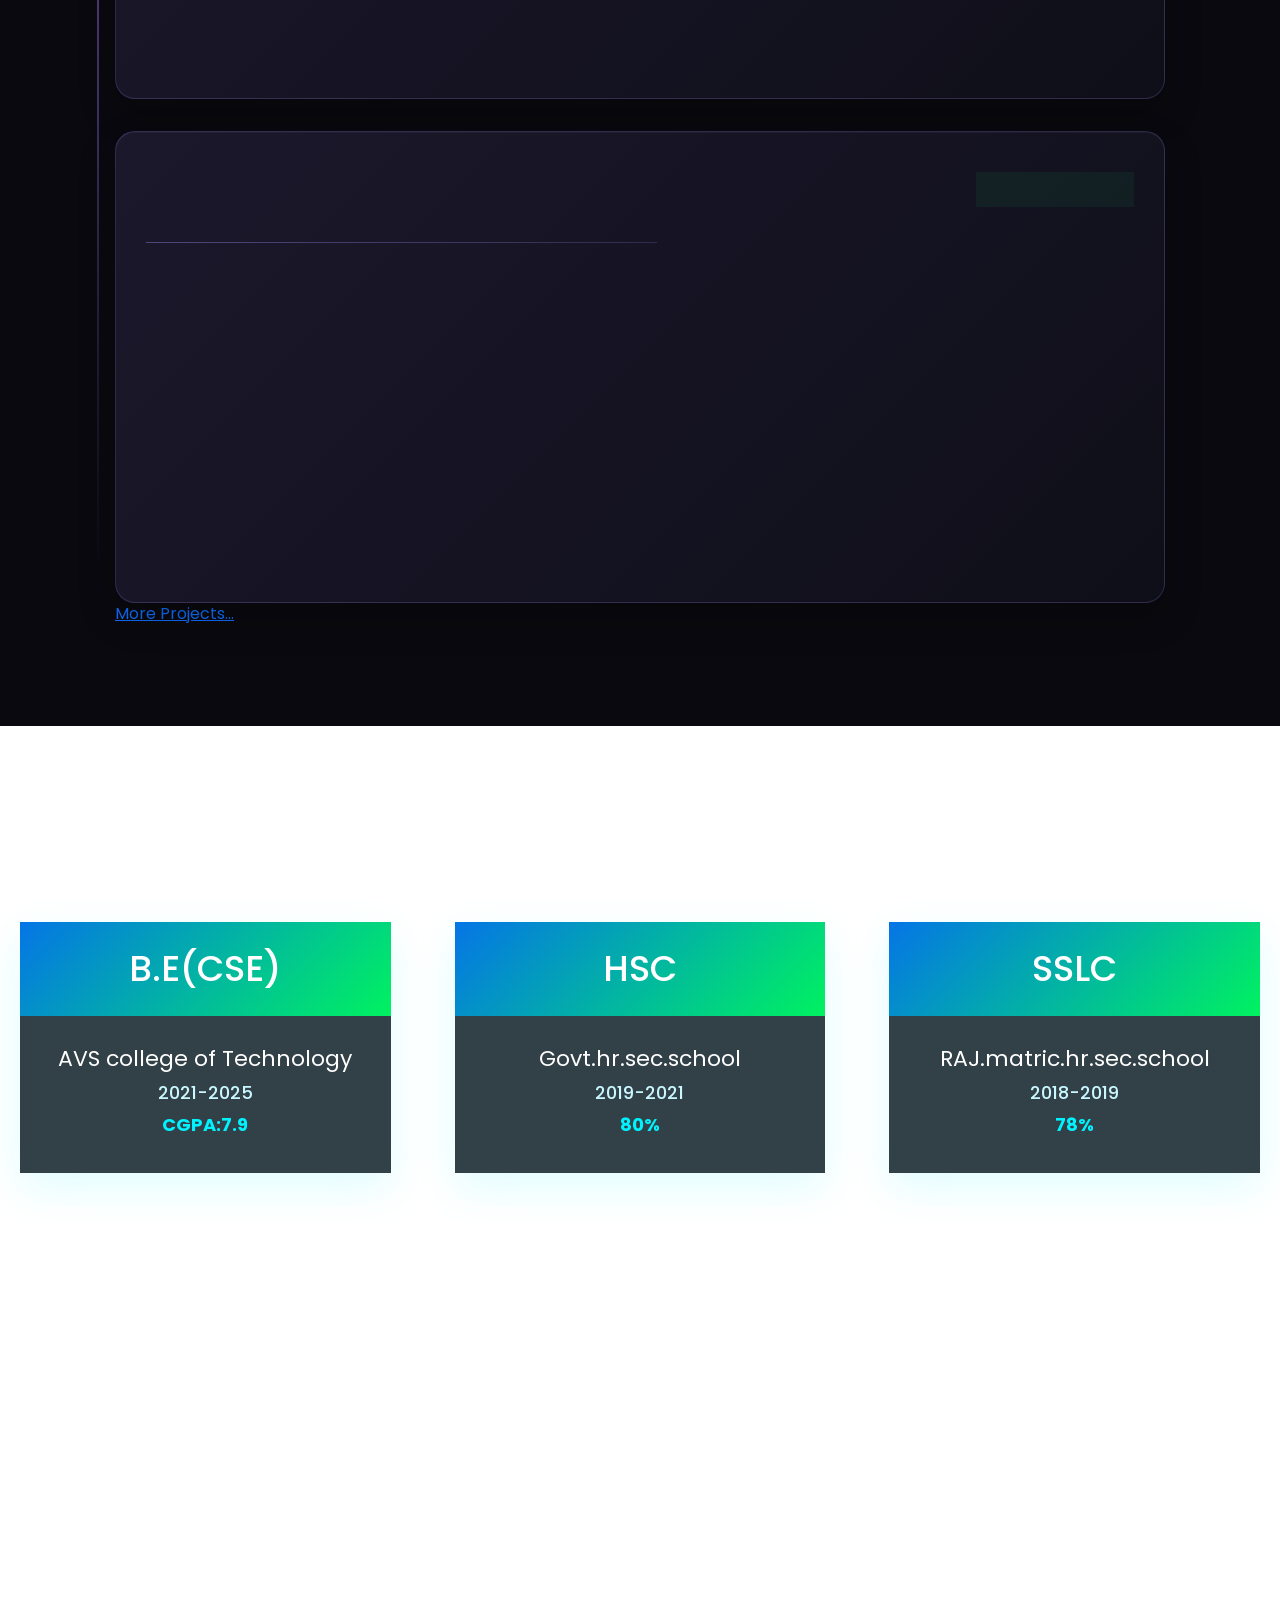
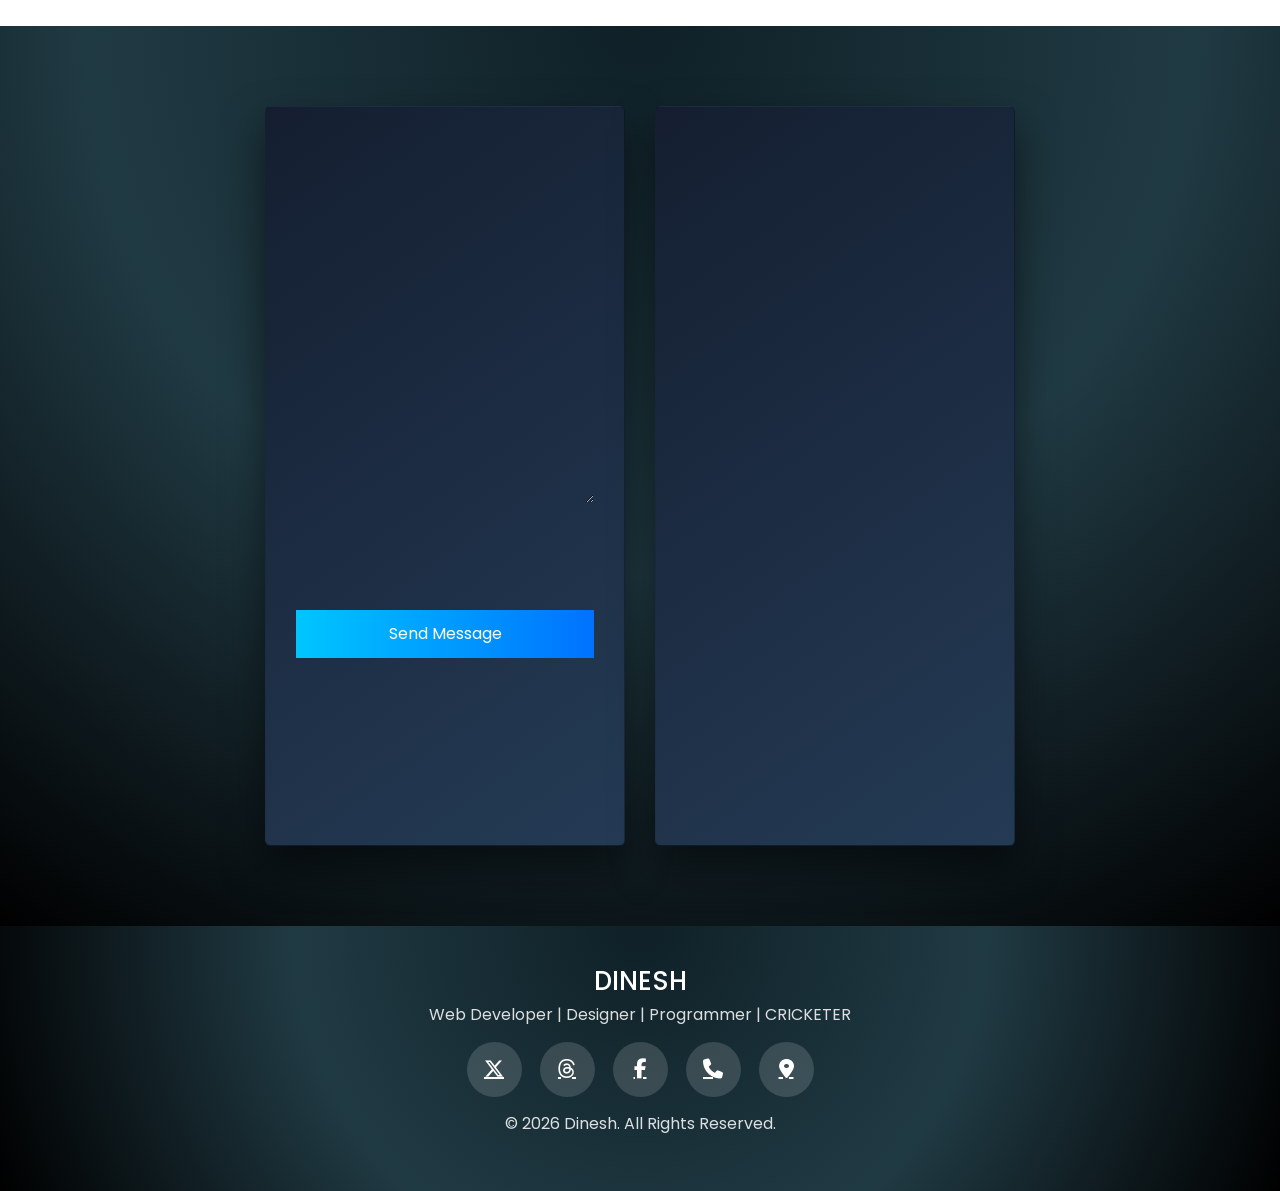
<file: portfolio.html>
<!DOCTYPE html>
<html lang="en">
<head>
    <meta charset="UTF-8">
    <meta name="viewport" content="width=device-width, initial-scale=1.0">
    <title>KM DINESH B</title>
    <link rel="stylesheet" href="portfolio.css">
    <link href="https://cdn.jsdelivr.net/npm/bootstrap@5.3.3/dist/css/bootstrap.min.css" rel="stylesheet" integrity="sha384-QWTKZyjpPEjISv5WaRU9OFeRpok6YctnYmDr5pNlyT2bRjXh0JMhjY6hW+ALEwIH" crossorigin="anonymous">
    <link rel="stylesheet"href="https://cdnjs.cloudflare.com/ajax/libs/font-awesome/6.5.1/css/all.min.css"/>

    <link rel="stylesheet" href="portfolio.js">
  </head>
<body>
    <!--navbar-->
    <header class="nav-wrapper">
  <nav class="nav-3d">

    <div class="logo">DINESH BALAMURUGAN</div>

    <ul class="nav-links" id="navLinks">
      <li><a href="#Home">Home</a></li>
      <li><a href="#about-3d">About</a></li>
      <li><a href="#skills-3d">Skills</a></li>
      <li><a href="#experience">Work Experience</a></li>
      <li><a href="#education">Education</a></li>
      <li><a href="#Contact-Container">Contact</a></li>
      <li><a href="Dinesh_resume_Exp.pdf" download class="resume-btn">My Resume</a></li>
    </ul>

    <div class="hamburger" id="hamburger">
      <span></span>
      <span></span>
      <span></span>
    </div>

  </nav>
</header>

      <!---home section--->

      <section id="Home">
    <p class="text-center">HI, Welcome to my profile.....!</p>
    <p class="text-center">This is <span>KM DINESH B</span></p>
    <p class="text-center">I AM <span>FULL STACK DEVELOPER</span></p>
    <p class="text-center">I AM <span>CRICKETER</span></p>
    <h6>Scroll Down</h6>
</section>


      <!--about section-->
     <section id="about-3d">
    <div class="card-3d">
        <div class="card-face card-front">
            <h3>Touch me</h3>
            <img src="img/me.jpeg" alt="My Photo">
            <h2>Dinesh</h2>
            <p>Cricketer • Techie</p>
        </div>

        <div class="card-face card-back">
            <h1>ABOUT ME</h1>
            <p>
                I am Kasimannan Dinesh Balamurugan, a B.E Computer Science graduate from Salem.
                Passionate about Cricket, Software Development, Fitness, and Discipline define as MylifeStyle.
            </p>
            <a href="subfiles/about.html" text-decoration="none" color="white">About more...</a>
        </div>

    </div>
</section>



<!-- ================= SKILLS SECTION ================= -->
<section id="skills-3d">
  <div class="skills-container">

    <div class="skills-heading">
      <span class="skills-label">MY TECHNICAL EXPERTISE</span>
      <h2>Skills & <span>Technologies</span></h2>
      <p>Technologies, tools, and concepts I use to build modern applications.</p>
    </div>

    <div class="skills-3d-card">

      <!-- LEFT: SKILL BARS -->
      <div class="skills-panel">
        <h3>Technical Skills <span>↗</span></h3>
        <p class="panel-subtitle">Hover over the bars to see the animation.</p>

        <div class="skill">
          <div class="skill-title"><span>Java</span><span>90%</span></div>
          <div class="skill-bar"><div class="skill-fill" style="--level:90%;--color:#f89820"></div></div>
        </div>

        <div class="skill">
          <div class="skill-title"><span>Python</span><span>70%</span></div>
          <div class="skill-bar"><div class="skill-fill" style="--level:70%;--color:#ffd43b"></div></div>
        </div>

        <div class="skill">
          <div class="skill-title"><span>C / C++</span><span>65%</span></div>
          <div class="skill-bar"><div class="skill-fill" style="--level:65%;--color:#4d96ff"></div></div>
        </div>

        <div class="skill">
          <div class="skill-title"><span>HTML / CSS / JavaScript</span><span>85%</span></div>
          <div class="skill-bar"><div class="skill-fill" style="--level:85%;--color:#ff6584"></div></div>
        </div>

        <div class="skill">
          <div class="skill-title"><span>React.js</span><span>75%</span></div>
          <div class="skill-bar"><div class="skill-fill" style="--level:75%;--color:#61dafb"></div></div>
        </div>

        <div class="skill">
          <div class="skill-title"><span>Spring Boot / REST APIs</span><span>80%</span></div>
          <div class="skill-bar"><div class="skill-fill" style="--level:80%;--color:#6fdb8f"></div></div>
        </div>

        <div class="skill">
          <div class="skill-title"><span>PHP / Laravel</span><span>80%</span></div>
          <div class="skill-bar"><div class="skill-fill" style="--level:80%;--color:#b49aff"></div></div>
        </div>

        <div class="skill">
          <div class="skill-title"><span>SQL / NoSQL</span><span>85%</span></div>
          <div class="skill-bar"><div class="skill-fill" style="--level:85%;--color:#41d9c3"></div></div>
        </div>

        <div class="skill">
          <div class="skill-title"><span>Cloud & DevOps</span><span>60%</span></div>
          <div class="skill-bar"><div class="skill-fill" style="--level:60%;--color:#ffad60"></div></div>
        </div>

        <div class="skill">
          <div class="skill-title"><span>AI / ML / Data Science</span><span>55%</span></div>
          <div class="skill-bar"><div class="skill-fill" style="--level:55%;--color:#e879f9"></div></div>
        </div>

        <p class="skills-note">
          Note: Update the percentages to reflect your actual proficiency.
        </p>
      </div>

      <!-- RIGHT: TECHNOLOGY CATEGORIES -->
      <div class="technology-panel">
        <h3>My Tech Stack <span>✦</span></h3>
        <p class="panel-subtitle">Explore my development ecosystem.</p>

        <div class="tech-category">
          <h4><span>01</span> Programming Languages</h4>
          <div class="tech-tags">
            <span>Java</span><span>Python</span><span>C</span>
            <span>C++</span><span>JavaScript</span><span>PHP</span>
          </div>
        </div>

        <div class="tech-category">
          <h4><span>02</span> Frontend Development</h4>
          <div class="tech-tags">
            <span>HTML5</span><span>CSS3</span><span>JavaScript</span>
            <span>React.js</span><span>Responsive UI</span>
          </div>
        </div>

        <div class="tech-category">
          <h4><span>03</span> Backend Development</h4>
          <div class="tech-tags">
            <span>Spring Boot</span><span>REST APIs</span>
            <span>Laravel</span><span>PHP</span>
            <span>Authentication</span><span>Authorization</span>
          </div>
        </div>

        <div class="tech-category">
          <h4><span>04</span> Database Technologies</h4>
          <div class="tech-tags">
            <span>MySQL</span><span>MongoDB</span>
            <span>SQL</span><span>NoSQL</span>
          </div>
        </div>

        <div class="tech-category">
          <h4><span>05</span> Cloud & DevOps</h4>
          <div class="tech-tags">
            <span>AWS</span><span>Docker</span><span>Jenkins</span>
            <span>Maven</span><span>Git</span><span>GitHub</span>
            <span>GitLab CI/CD</span><span>Kubernetes</span>
          </div>
        </div>

        <div class="tech-category">
          <h4><span>06</span> Development Tools</h4>
          <div class="tech-tags">
            <span>VS Code</span><span>Eclipse</span><span>IntelliJ IDEA</span>
            <span>GitHub</span><span>Anaconda Navigator</span>
            <span>Code::Blocks</span><span>Antigravity</span>
          </div>
        </div>

        <div class="tech-category">
          <h4><span>07</span> Testing & API Tools</h4>
          <div class="tech-tags">
            <span>Postman</span><span>Selenium</span>
            <span>Playwright</span><span>Unit Testing</span>
          </div>
        </div>

        <div class="tech-category">
          <h4><span>08</span> Payment & Communication</h4>
          <div class="tech-tags">
            <span>Razorpay</span><span>Payment Gateway Integration</span>
            <span>OTP Verification</span><span>Email Integration</span>
            <span>SMS Integration</span><span>Notifications</span>
          </div>
        </div>

        <div class="tech-category">
          <h4><span>09</span> Messaging & Architecture</h4>
          <div class="tech-tags">
            <span>Apache Kafka</span><span>ActiveMQ</span>
            <span>Monolithic Architecture</span>
            <span>Microservices</span>
          </div>
        </div>

        <div class="tech-category">
          <h4><span>10</span> AI, Data & Emerging Tech</h4>
          <div class="tech-tags">
            <span>Data Science</span><span>AI</span><span>Machine Learning</span>
            <span>Deep Learning</span><span>Neural Networks</span>
            <span>Quantum Computing</span>
          </div>
        </div>

        <div class="tech-category">
          <h4><span>11</span> Other Technical Areas</h4>
          <div class="tech-tags">
            <span>Computer Networks</span><span>iOS Development</span>
            <span>Mobile Development</span><span>System Design</span>
            <span>Security</span>
          </div>
        </div>

      </div>
    </div>

    <div class="skills-footer">
      <span class="footer-dot"></span>
      Always learning. Always building.
    </div>

  </div>
</section>

<style>
/* ================= GLOBAL SKILLS UI ================= */

#skills-3d {
  --accent: #a78bfa;
  --accent2: #4dc3ff;
  --bg: #080810;
  --card: #11111e;
  --text: #f4f2ff;
  --muted: #aaa8bf;

  padding: 100px 5%;
  color: var(--text);
  background:
    radial-gradient(ellipse at 5% 5%, #26154b 0%, transparent 35%),
    radial-gradient(ellipse at 95% 90%, #102c43 0%, transparent 35%),
    var(--bg);
  font-family: Inter, "Segoe UI", Arial, sans-serif;
  overflow: hidden;
}

#skills-3d *,
#skills-3d *::before,
#skills-3d *::after {
  box-sizing: border-box;
}

.skills-container {
  width: 100%;
  max-width: 1250px;
  margin: 0 auto;
}

.skills-heading {
  text-align: center;
  margin-bottom: 55px;
}

.skills-label {
  display: inline-block;
  color: #c4b5fd;
  font-size: 11px;
  font-weight: 800;
  letter-spacing: 4px;
}

.skills-heading h2 {
  font-size: clamp(34px, 5vw, 58px);
  font-weight: 800;
  letter-spacing: -2px;
  margin: 18px 0;
}

.skills-heading h2 span {
  background: linear-gradient(90deg, #a78bfa, #4dc3ff);
  -webkit-background-clip: text;
  background-clip: text;
  color: transparent;
}

.skills-heading p,
.panel-subtitle {
  color: var(--muted);
  font-size: 13px;
  line-height: 1.8;
}

/* 3D MAIN CARD */

.skills-3d-card {
  display: grid;
  grid-template-columns: minmax(0, 0.9fr) minmax(0, 1.1fr);
  align-items: stretch;
  gap: 28px;
  padding: 25px;
  border: 1px solid rgba(167, 139, 250, 0.22);
  border-radius: 26px;
  background: rgba(15, 15, 29, 0.78);
  box-shadow:
    0 35px 90px rgba(0, 0, 0, 0.4),
    inset 0 1px 0 rgba(255, 255, 255, 0.06);
  transform-style: preserve-3d;
  transition: border-color 0.35s ease, box-shadow 0.35s ease;
}

.skills-3d-card:hover {
  border-color: rgba(167, 139, 250, 0.48);
  box-shadow:
    0 35px 90px rgba(0, 0, 0, 0.45),
    0 0 35px rgba(139, 92, 246, 0.09);
}

.skills-panel,
.technology-panel {
  min-width: 0;
  padding: 25px;
  border-radius: 20px;
  background: linear-gradient(
    145deg,
    rgba(32, 29, 52, 0.88),
    rgba(15, 15, 26, 0.96)
  );
  border: 1px solid rgba(255, 255, 255, 0.06);
}

.skills-panel h3,
.technology-panel h3 {
  display: flex;
  justify-content: space-between;
  align-items: center;
  gap: 12px;
  font-size: 21px;
  margin: 0;
}

.skills-panel h3 > span,
.technology-panel h3 > span {
  color: var(--accent);
}

.panel-subtitle {
  margin: 10px 0 30px;
  font-size: 12px;
}

/* ANIMATED SKILL BARS */

.skill {
  margin-bottom: 27px;
}

.skill-title {
  display: flex;
  justify-content: space-between;
  align-items: center;
  gap: 12px;
  margin-bottom: 11px;
  font-size: 12px;
  font-weight: 600;
}

.skill-title span:last-child {
  color: #c4b5fd;
  font-variant-numeric: tabular-nums;
}

.skill-bar {
  height: 9px;
  width: 100%;
  overflow: hidden;
  border-radius: 20px;
  background: #29263b;
  box-shadow: inset 0 2px 5px rgba(0, 0, 0, 0.4);
}

.skill-fill {
  height: 100%;
  width: var(--level);
  border-radius: inherit;
  background: linear-gradient(
    90deg,
    var(--color),
    #a78bfa,
    #4dc3ff
  );
  box-shadow: 0 0 14px color-mix(in srgb, var(--color), transparent 40%);
  transform: scaleX(0.03);
  transform-origin: left;
  transition: transform 1.3s cubic-bezier(.2,.8,.2,1);
}

.skills-panel:hover .skill-fill {
  transform: scaleX(1);
}

.skill:hover .skill-fill {
  filter: brightness(1.25);
}

.skills-note {
  margin-top: 28px;
  color: #8f8ca6;
  font-size: 10px;
  line-height: 1.7;
}

/* TECHNOLOGY CATEGORIES */

.tech-category {
  padding: 18px 0;
  border-bottom: 1px solid rgba(255, 255, 255, 0.07);
}

.tech-category:last-child {
  border-bottom: none;
  padding-bottom: 0;
}

.tech-category h4 {
  display: flex;
  align-items: center;
  gap: 11px;
  margin: 0 0 13px;
  color: #eeebff;
  font-size: 12px;
  font-weight: 700;
}

.tech-category h4 span {
  color: #a78bfa;
  font-size: 10px;
  letter-spacing: 1px;
}

.tech-tags {
  display: flex;
  flex-wrap: wrap;
  gap: 8px;
}

.tech-tags span {
  display: inline-flex;
  align-items: center;
  max-width: 100%;
  padding: 8px 11px;
  border: 1px solid rgba(167, 139, 250, 0.17);
  border-radius: 8px;
  background: rgba(167, 139, 250, 0.055);
  color: #c8c4dd;
  font-size: 10px;
  line-height: 1.5;
  overflow-wrap: anywhere;
  transition:
    transform 0.25s ease,
    background 0.25s ease,
    color 0.25s ease,
    border-color 0.25s ease;
}

.tech-tags span:hover {
  transform: translateY(-3px);
  background: rgba(139, 92, 246, 0.2);
  border-color: rgba(167, 139, 250, 0.55);
  color: white;
}

.skills-footer {
  display: flex;
  align-items: center;
  justify-content: center;
  gap: 10px;
  margin-top: 30px;
  color: #aaa8bf;
  font-size: 12px;
  letter-spacing: 0.5px;
}

.footer-dot {
  width: 8px;
  height: 8px;
  border-radius: 50%;
  background: #4ade80;
  box-shadow: 0 0 12px #4ade80;
}

/* RESPONSIVE TABLET */

@media (max-width: 950px) {
  #skills-3d {
    padding: 75px 4%;
  }

  .skills-3d-card {
    grid-template-columns: minmax(0, 1fr);
    gap: 20px;
    padding: 18px;
  }

  .skills-panel,
  .technology-panel {
    padding: 24px;
  }
}

/* RESPONSIVE MOBILE */

@media (max-width: 480px) {
  #skills-3d {
    padding: 65px 15px;
  }

  .skills-heading {
    margin-bottom: 35px;
  }

  .skills-heading h2 {
    letter-spacing: -1px;
  }

  .skills-heading p {
    max-width: 320px;
    margin: auto;
  }

  .skills-3d-card {
    padding: 10px;
    border-radius: 18px;
  }

  .skills-panel,
  .technology-panel {
    padding: 18px 14px;
    border-radius: 14px;
  }

  .skills-panel h3,
  .technology-panel h3 {
    font-size: 18px;
  }

  .skill-title {
    font-size: 11px;
  }

  .tech-category h4 {
    font-size: 11px;
  }

  .tech-tags {
    gap: 7px;
  }

  .tech-tags span {
    padding: 7px 9px;
    font-size: 10px;
  }
}

/* ACCESSIBILITY */

@media (prefers-reduced-motion: reduce) {
  #skills-3d *,
  #skills-3d *::before,
  #skills-3d *::after {
    animation: none !important;
    transition: none !important;
  }

  .skill-fill {
    transform: scaleX(1);
  }
}
</style>

<script>
/* Animate bars when the skills section enters the screen */
(() => {
  const section = document.querySelector("#skills-3d");
  if (!section) return;

  const fills = section.querySelectorAll(".skill-fill");

  if ("IntersectionObserver" in window) {
    const observer = new IntersectionObserver(entries => {
      entries.forEach(entry => {
        if (entry.isIntersecting) {
          fills.forEach(fill => {
            fill.style.transform = "scaleX(1)";
          });
          observer.disconnect();
        }
      });
    }, { threshold: 0.15 });

    observer.observe(section);
  } else {
    fills.forEach(fill => {
      fill.style.transform = "scaleX(1)";
    });
  }
})();
</script>

          <!-- Working Experience -->

            
<section class="experience-section" id="experience">
  <div class="experience-container">

    <div class="section-heading">
      <span class="section-tag">CAREER JOURNEY</span>
      <h2>Work <span>Experience</span></h2>
      <p>Building real-world applications through development, problem-solving, and continuous learning.</p>
    </div>

    <div class="experience-timeline">

      <!-- EXPERIENCE 1 -->
      <article class="experience-card">
        <div class="card-top">
          <div class="company-icon vcodez">V</div>
          <div class="job-info">
            <h3>Java Developer Intern → Project Trainee</h3>
            <h4>Vcodez <span>· Chennai</span></h4>
          </div>
          <span class="job-date">OCT 2025 – APR 2026</span>
        </div>

        <div class="job-divider"></div>

        <p class="job-description">
          Started as a Java Developer Intern and progressed into a
          Project Trainee role, gaining hands-on experience in backend
          development, application logic, debugging, and project implementation.
        </p>

        <ul class="job-points">
          <li>Developed and maintained Java application components.</li>
          <li>Practiced object-oriented programming and backend development.</li>
          <li>Assisted with debugging, testing, and fixing application issues.</li>
          <li>Worked on project implementation and code improvements.</li>
        </ul>

        <div class="tech-stack">
          <span>Java</span>
          <span>Spring Boot</span>
          <span>SQL</span>
          <span>REST APIs</span>
          <span>Git</span>
        </div>
      </article>

      <!-- EXPERIENCE 2 -->
      <article class="experience-card">
        <div class="card-top">
          <div class="company-icon techcube">TS</div>
          <div class="job-info">
            <h3>Software Developer</h3>
            <h4>Tech S Cube <span>· Salem</span></h4>
          </div>
          <span class="job-date">MAY 2026 – SEP 2026</span>
        </div>

        <div class="job-divider"></div>

        <p class="job-description">
          Worked on business-oriented web applications, focusing on
          frontend functionality, backend integration, and developing
          practical solutions for organizational workflows.
        </p>

        <ul class="job-points">
          <li><strong>Certificate Generation System:</strong> Developed functionality to generate certificates and manage certificate-related information.</li>
          <li><strong>HRMS (Human Resource Management System):</strong> Contributed to employee information management and HR workflow features.</li>
          <li>Integrated application features with backend services and databases.</li>
          <li>Tested functionality, identified bugs, and improved application usability.</li>
        </ul>

        <div class="tech-stack">
          <span>JavaScript</span>
          <span>Java</span>
          <span>Spring Boot</span>
          <span>SQL</span>
          <span>HTML & CSS</span>
        </div>
      </article>

      <!-- EXPERIENCE 3 -->
      <article class="experience-card current-role">
        <div class="card-top">
          <div class="company-icon hariom">H</div>
          <div class="job-info">
            <h3>Full Stack Engineer</h3>
            <h4>Hariom Pooja Services <span>· Salem</span></h4>
          </div>
          <span class="job-date current-date">
            OCT 2026 – PRESENT
          </span>
        </div>

        <div class="job-divider"></div>

        <p class="job-description">
          Developing web platforms for religious services, with a focus
          on seamless booking experiences, secure payment workflows,
          booking management, and reliable application deployment.
        </p>

        <ul class="job-points">
          <li><strong>Sri Athi Varahi Foundation:</strong> Built a website to present the foundation's information and online presence.</li>
          <li><strong>Hariom Pooja Service Booking Platform:</strong> Developed the service booking experience and user interface.</li>
          <li>Implemented payment authorization and secure booking workflows.</li>
          <li>Developed booking status tracking and service progress visibility.</li>
          <li>Worked on application security, functional testing, and bug fixing.</li>
          <li>Handled deployment and server configuration on the Netcape server.</li>
        </ul>

        <div class="tech-stack">
          <span>Laravel</span>
          <span>PHP</span>
          <span>React</span>
          <span>JavaScript</span>
          <span>REST APIs</span>
          <span>MySQL</span>
        </div>
      </article>

    </div>
    
    <a href="subfiles/projects.html" class="aa">More Projects...</a>
  </div>
</section>

<style>
@import url('https://fonts.googleapis.com/css2?family=Inter:wght@400;500;600;700;800&display=swap');

.experience-section {
  --accent: #a78bfa;
  --text: #f4f2ff;
  --muted: #aaa7bd;
  background: #09090f;
  color: var(--text);
  font-family: 'Inter', sans-serif;
  padding: 100px 7%;
  overflow: hidden;
}

.experience-container {
  max-width: 1050px;
  margin: auto;
}

.section-heading {
  text-align: center;
  margin-bottom: 65px;
}

.section-tag {
  color: #c4b5fd;
  font-size: 12px;
  font-weight: 700;
  letter-spacing: 4px;
}

.section-heading h2 {
  font-size: clamp(36px, 5vw, 58px);
  font-weight: 800;
  margin: 18px 0;
  letter-spacing: -2px;
}

.section-heading h2 span {
  color: var(--accent);
}

.section-heading p {
  color: var(--muted);
  max-width: 590px;
  line-height: 1.8;
  margin: auto;
  font-size: 14px;
}

.experience-timeline {
  position: relative;
  display: grid;
  gap: 32px;
  perspective: 1200px;
}

.experience-timeline::before {
  content: "";
  position: absolute;
  left: -18px;
  top: 20px;
  bottom: 20px;
  width: 2px;
  background: linear-gradient(
    to bottom, #a78bfa, #51417c, transparent
  );
}

.experience-card {
  position: relative;
  padding: 30px;
  border: 1px solid rgba(167, 139, 250, 0.2);
  border-radius: 20px;
  background: linear-gradient(
    135deg,
    rgba(29, 25, 46, 0.96),
    rgba(15, 15, 25, 0.98)
  );
  box-shadow:
    0 15px 35px rgba(0, 0, 0, 0.25),
    inset 0 1px 0 rgba(255, 255, 255, 0.04);
  transform-style: preserve-3d;
  transition:
    transform 0.18s ease,
    border-color 0.3s ease,
    box-shadow 0.3s ease;
  will-change: transform;
}

.experience-card::before {
  content: "";
  position: absolute;
  top: 30px;
  left: -25px;
  width: 12px;
  height: 12px;
  border-radius: 50%;
  background: #a78bfa;
  box-shadow: 0 0 18px #a78bfa;
}

.experience-card:hover {
  border-color: rgba(167, 139, 250, 0.7);
  box-shadow:
    0 25px 55px rgba(0, 0, 0, 0.4),
    0 0 28px rgba(139, 92, 246, 0.12);
}

.card-top {
  display: flex;
  align-items: center;
  gap: 17px;
  flex-wrap: wrap;
}

.company-icon {
  width: 55px;
  height: 55px;
  flex-shrink: 0;
  display: grid;
  place-items: center;
  border-radius: 15px;
  font-size: 22px;
  font-weight: 800;
  transform: translateZ(25px);
}

.vcodez {
  background: linear-gradient(135deg, #5b21b6, #a78bfa);
}

.techcube {
  background: linear-gradient(135deg, #075985, #38bdf8);
}

.hariom {
  background: linear-gradient(135deg, #9a3412, #fb923c);
}

.job-info {
  flex: 1;
  min-width: 190px;
  transform: translateZ(18px);
}

.job-info h3 {
  font-size: 17px;
  line-height: 1.5;
  margin: 0 0 5px;
}

.job-info h4 {
  font-size: 13px;
  color: #c4b5fd;
  font-weight: 600;
  margin: 0;
}

.job-info h4 span {
  color: var(--muted);
  font-weight: 400;
}

.job-date {
  font-size: 10px;
  font-weight: 700;
  letter-spacing: 1px;
  color: #c4b5fd;
  background: rgba(167, 139, 250, 0.1);
  border: 1px solid rgba(167, 139, 250, 0.2);
  padding: 9px 12px;
  border-radius: 8px;
}

.current-date {
  color: #86efac;
  background: rgba(34, 197, 94, 0.08);
  border-color: rgba(34, 197, 94, 0.25);
}

.job-divider {
  height: 1px;
  margin: 25px 0;
  background: linear-gradient(
    90deg, rgba(167, 139, 250, 0.4), transparent
  );
}

.job-description {
  color: #c0bdd0;
  font-size: 13px;
  line-height: 1.9;
  margin: 0 0 18px;
  transform: translateZ(10px);
}

.job-points {
  list-style: none;
  padding: 0;
  margin: 0 0 24px;
}

.job-points li {
  color: #aaa7bd;
  font-size: 12px;
  line-height: 1.8;
  padding-left: 20px;
  margin: 10px 0;
  position: relative;
}

.job-points li::before {
  content: "✦";
  position: absolute;
  left: 0;
  color: #a78bfa;
}

.job-points strong {
  color: #ece8ff;
  font-weight: 600;
}

.tech-stack {
  display: flex;
  flex-wrap: wrap;
  gap: 9px;
}

.tech-stack span {
  font-size: 10px;
  font-weight: 600;
  letter-spacing: 0.3px;
  color: #d5c9ff;
  padding: 8px 11px;
  border: 1px solid rgba(167, 139, 250, 0.17);
  border-radius: 7px;
  background: rgba(167, 139, 250, 0.07);
  transition: 0.25s ease;
}

.tech-stack span:hover {
  color: white;
  background: rgba(139, 92, 246, 0.22);
  transform: translateY(-3px);
}

@media (max-width: 650px) {
  .experience-section {
    padding: 70px 22px;
  }

  .experience-timeline::before {
    left: -10px;
  }

  .experience-card {
    padding: 22px 18px;
  }

  .experience-card::before {
    left: -17px;
    width: 10px;
    height: 10px;
  }

  .card-top {
    gap: 13px;
  }

  .job-date {
    margin-left: 68px;
  }

  .job-info h3 {
    font-size: 14px;
  }

  .job-info h4 {
    font-size: 12px;
  }
}

@media (prefers-reduced-motion: reduce) {
  .experience-card,
  .tech-stack span {
    transition: none;
  }
}
</style>

<script>
document.querySelectorAll(".experience-card").forEach(card => {
  card.addEventListener("mousemove", event => {
    if (window.matchMedia("(prefers-reduced-motion: reduce)").matches) {
      return;
    }

    const rect = card.getBoundingClientRect();
    const x = (event.clientX - rect.left) / rect.width;
    const y = (event.clientY - rect.top) / rect.height;

    const rotateY = (x - 0.5) * 5;
    const rotateX = (0.5 - y) * 4;

    card.style.transform =
      `rotateX(${rotateX}deg) rotateY(${rotateY}deg) translateY(-3px)`;
  });

  card.addEventListener("mouseleave", () => {
    card.style.transform = "";
  });
});
</script>




      <!-- project  -->

      <!---education section-->

      <section id="education">
        <div class="containter text-center">
          <h1 class="display-1">Academy Crendentials</h1>
          <div class="row row-cols-1 row-cols-md-3">
              <div class="col">
                  <div class="cardy">
                     <div class="card-header">
                        <h1>
                          B.E(CSE)
                        </h1>
                     </div>
                     <div class="card-body">
                          <h3>AVS college of Technology</h3>
                          <h4>2021-2025</h4>
                          <h5>CGPA:7.9</h5>
                     </div>
                  </div>
              </div>
              <div class="col">
                <div class="cardy">
                   <div class="card-header">
                      <h1>
                        HSC
                      </h1>
                   </div>
                   <div class="card-body">
                        <h3>Govt.hr.sec.school</h3>
                        <h4>2019-2021</h4>
                        <h5>80%</h5>
                   </div>
                </div>
            </div>
            <div class="col">
              <div class="cardy">
                 <div class="card-header">
                    <h1>
                      SSLC
                    </h1>
                 </div>
                 <div class="card-body">
                      <h3>RAJ.matric.hr.sec.school</h3>
                      <h4>2018-2019</h4>
                      <h5>78%</h5>
                 </div>
              </div>
          </div>
          </div>
        </div>

      </section>

      <!--contact section-->

      <section class="contact-container" id="Contact-Container">

  <!-- FORM SIDE -->
  <div class="card form-card">
    <h2>Contact Me</h2>

    <form id="contactForm">
      <input type="text" placeholder="Your Name" required>
      <input type="email" placeholder="Your Email" required>
      <textarea placeholder="Your Message" required></textarea>
      <button type="submit">Send Message</button>
    </form>

    <p id="thankYou" class="hidden">✅ Thank you! I will contact you soon.</p>
  </div>

  <!-- SOCIAL SIDE -->
  <div class="card social-card">
    <h2>Connect With Me</h2>

    <div class="social-links">
      <a href="https://www.linkedin.com/in/dinesh-b-133845279/"><i class="fab fa-linkedin"></i> LinkedIn</a>
      <a href="https://www.instagram.com/dine.shb763?igsh=OGE1dzllZTVoZjh0"><i class="fab fa-instagram"></i> Instagram</a>
      <a href="https://github.com/kmdineshb763"><i class="fab fa-github"></i> GitHub</a>
      <a href="https://www.hackerrank.com/profile/kmdineshb762003"><i class="fab fa-hackerrank"></i> HackerRank</a>
      <a href="https://leetcode.com/u/K3ZdB8tbVD/"><i class="fas fa-code"></i> LeetCode</a>
      <a href="https://wa.me/9360452836"><i class="fab fa-whatsapp"></i> WhatsApp</a>
      <a href="https://t.me/DineshBalamurugan"><i class="fab fa-telegram"></i> Telegram</a>
      <a href="mailto:kmdineshb762003@gmail.com"><i class="fas fa-envelope"></i> Email</a>
    </div>
  </div>

</section>


      <!--footer section-->
      <footer class="portfolio-footer">
  <div class="footer-content">

    <h3>DINESH </h3>
    <p>Web Developer | Designer | Programmer | CRICKETER</p>

    <div class="footer-social">
      <a href="https://x.com/kmdineshb763?t=y8jXLqE9a0mp-a1UzrqNrg&s=09" aria-label="X"><i class="fab fa-x-twitter"></i></a>
      <a href="https://www.threads.com/@dine.shb763" aria-label="Threads"><i class="fab fa-threads"></i></a>
      <a href="https://www.facebook.com/dinesh.b.43179" target="" class="fb-icon">
      <i class="fab fa-facebook-f"></i></a>
    <a href="tel:+91 9360452836" aria-label="Phone"><i class="fas fa-phone"></i></a>
   <a href="https://www.google.com/maps?q=Salem,Tamil+Nadu"
   class="location-link"
   target="_blank">
  <i class="fa-solid fa-location-dot"></i>
  
</a>
    </div>

    <p class="copyright">
      © 2026 Dinesh. All Rights Reserved.
    </p>

  </div>
</footer>
<script>
  const hamburger = document.getElementById("hamburger");
  const navLinks = document.getElementById("navLinks");

  hamburger.addEventListener("click", () => {
    navLinks.classList.toggle("active");
    hamburger.classList.toggle("open");
  });



  
</script>


  </body>
</html>
</file>
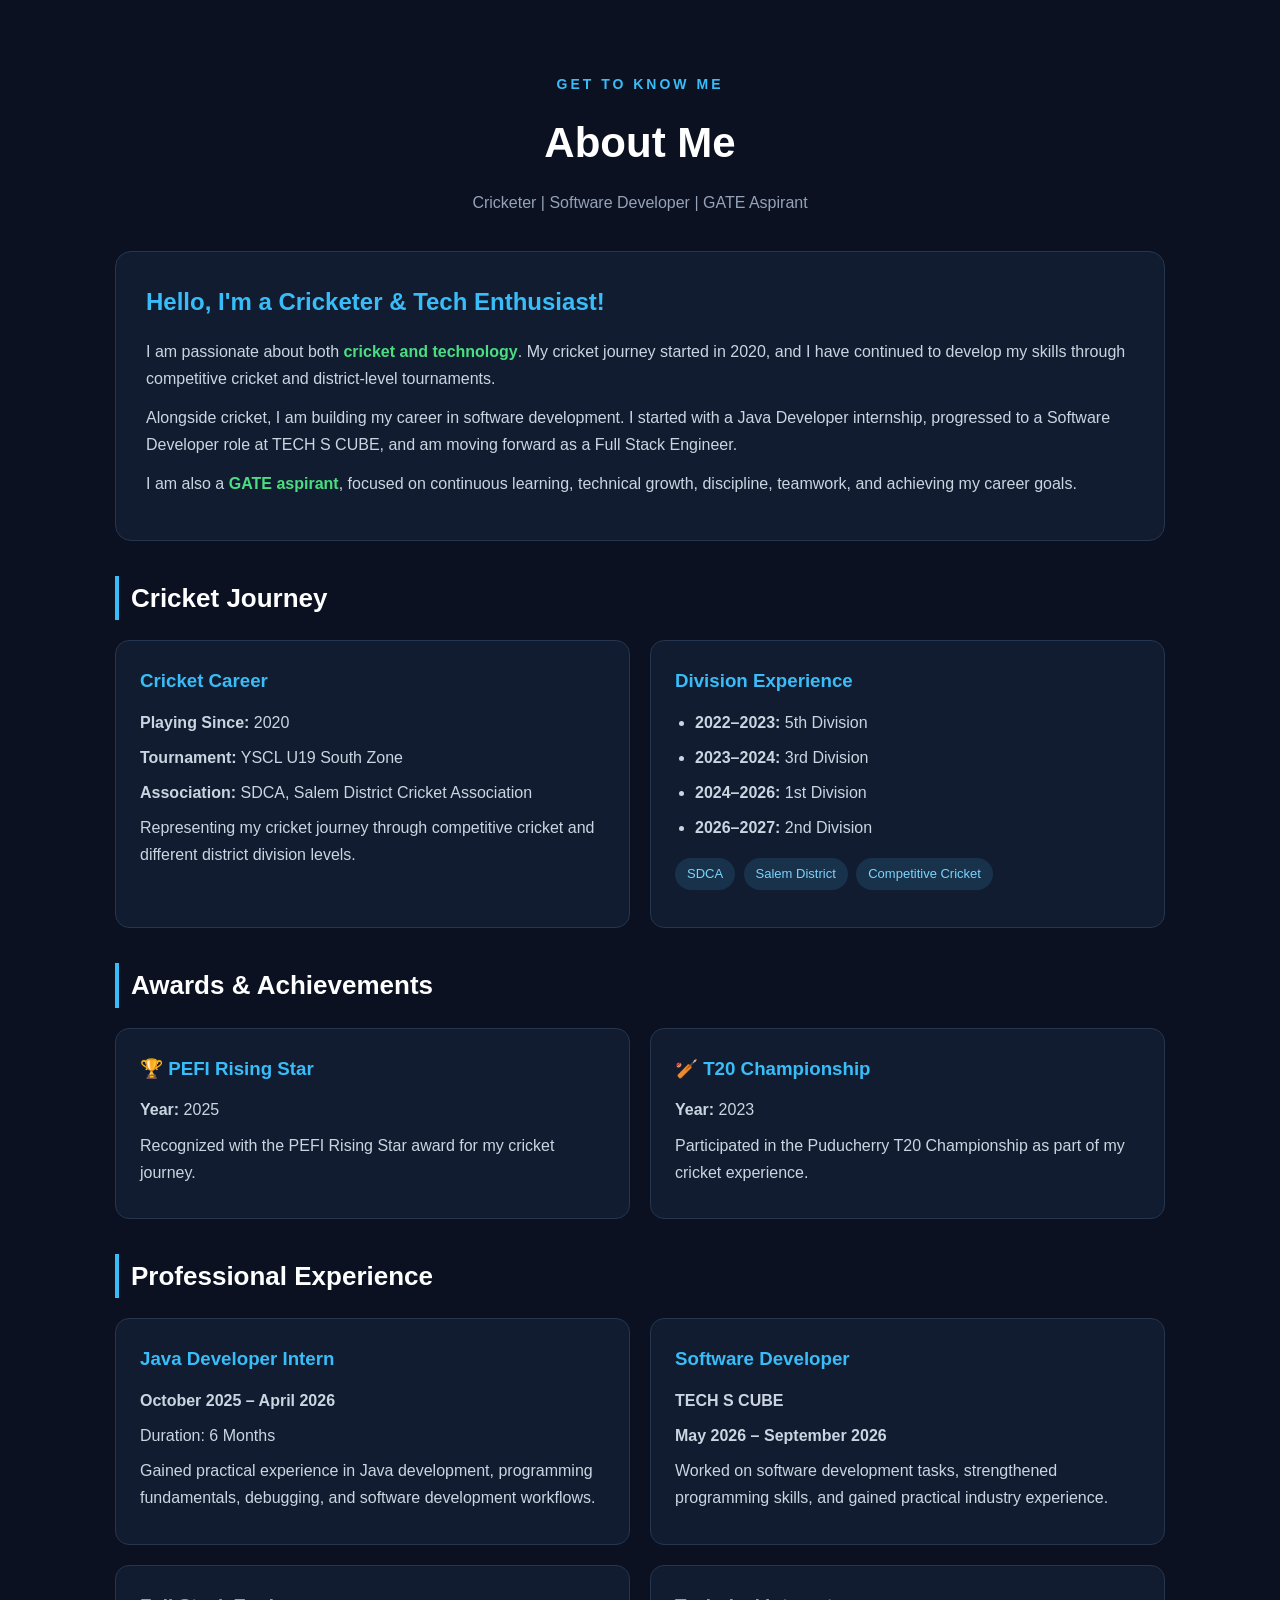
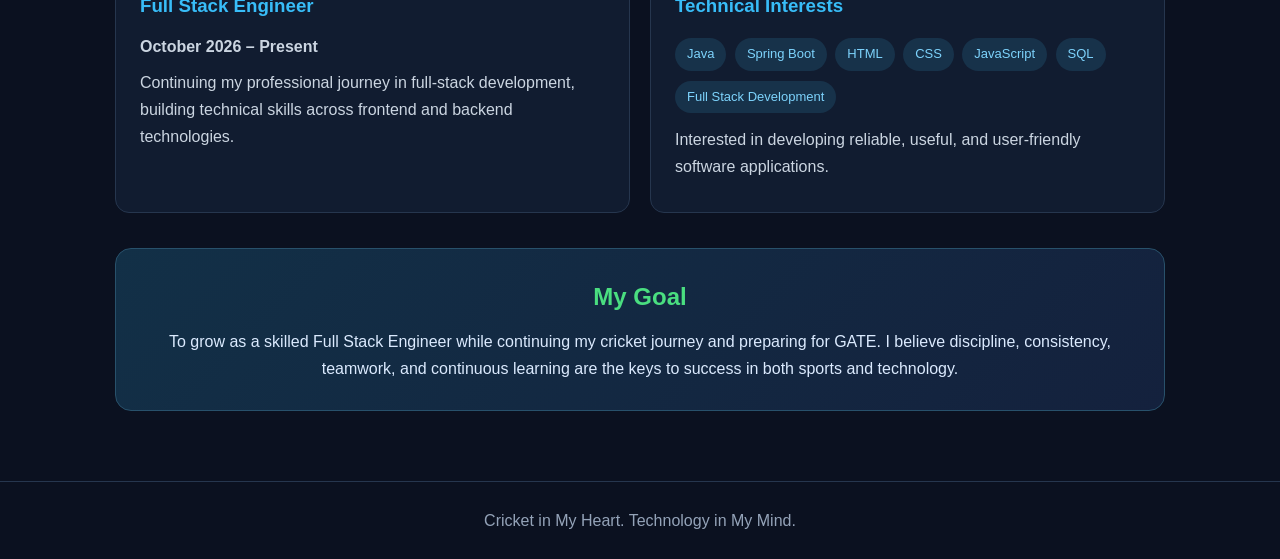
<file: subfiles/about.html>
<!DOCTYPE html>
<html lang="en">
<head>
    <meta charset="UTF-8">
    <meta name="viewport" content="width=device-width, initial-scale=1.0">
    <title>KM Dinesh B</title>

    <style>
        * {
            margin: 0;
            padding: 0;
            box-sizing: border-box;
        }

        body {
            font-family: Arial, sans-serif;
            background: #0b1120;
            color: #e5e7eb;
            line-height: 1.7;
        }

        .about-section {
            max-width: 1100px;
            margin: auto;
            padding: 70px 25px;
        }

        .heading {
            text-align: center;
            margin-bottom: 35px;
        }

        .heading span {
            color: #38bdf8;
            text-transform: uppercase;
            letter-spacing: 3px;
            font-size: 14px;
            font-weight: bold;
        }

        .heading h1 {
            font-size: 42px;
            margin: 10px 0;
            color: #ffffff;
        }

        .heading p {
            color: #94a3b8;
        }

        .intro {
            background: #111c30;
            padding: 30px;
            border-radius: 16px;
            border: 1px solid #26364e;
            margin-bottom: 35px;
        }

        .intro h2 {
            color: #38bdf8;
            margin-bottom: 15px;
        }

        .intro p {
            color: #cbd5e1;
            margin-bottom: 12px;
        }

        .highlight {
            color: #4ade80;
            font-weight: bold;
        }

        .section-title {
            color: #ffffff;
            font-size: 26px;
            margin: 35px 0 20px;
            border-left: 4px solid #38bdf8;
            padding-left: 12px;
        }

        .cards {
            display: grid;
            grid-template-columns: repeat(2, 1fr);
            gap: 20px;
        }

        .card {
            background: #111c30;
            padding: 24px;
            border-radius: 14px;
            border: 1px solid #26364e;
            transition: transform 0.3s, border-color 0.3s;
        }

        .card:hover {
            transform: translateY(-5px);
            border-color: #38bdf8;
        }

        .card h3 {
            color: #38bdf8;
            margin-bottom: 12px;
        }

        .card p {
            color: #cbd5e1;
            margin-bottom: 8px;
        }

        .card ul {
            padding-left: 20px;
            color: #cbd5e1;
        }

        .card li {
            margin-bottom: 8px;
        }

        .badge {
            display: inline-block;
            background: #17324a;
            color: #7dd3fc;
            padding: 5px 12px;
            border-radius: 20px;
            font-size: 13px;
            margin: 5px 4px 5px 0;
        }

        .goal {
            margin-top: 35px;
            padding: 28px;
            text-align: center;
            border-radius: 16px;
            background: linear-gradient(135deg, #123047, #14213d);
            border: 1px solid #28516b;
        }

        .goal h2 {
            color: #4ade80;
            margin-bottom: 10px;
        }

        .goal p {
            color: #dbeafe;
        }

        footer {
            text-align: center;
            padding: 25px;
            color: #94a3b8;
            border-top: 1px solid #26364e;
        }

        @media (max-width: 650px) {
            .cards {
                grid-template-columns: 1fr;
            }

            .heading h1 {
                font-size: 32px;
            }

            .about-section {
                padding: 45px 16px;
            }

            .intro {
                padding: 22px;
            }
        }
    </style>
</head>

<body>

    <section class="about-section">

        <div class="heading">
            <span>Get to Know Me</span>
            <h1>About Me</h1>
            <p>Cricketer | Software Developer | GATE Aspirant</p>
        </div>

        <div class="intro">
            <h2>Hello, I'm a Cricketer & Tech Enthusiast!</h2>

            <p>
                I am passionate about both <span class="highlight">cricket
                and technology</span>. My cricket journey started in 2020,
                and I have continued to develop my skills through competitive
                cricket and district-level tournaments.
            </p>

            <p>
                Alongside cricket, I am building my career in software
                development. I started with a Java Developer internship,
                progressed to a Software Developer role at TECH S CUBE,
                and am moving forward as a Full Stack Engineer.
            </p>

            <p>
                I am also a <span class="highlight">GATE aspirant</span>,
                focused on continuous learning, technical growth,
                discipline, teamwork, and achieving my career goals.
            </p>
        </div>

        <h2 class="section-title">Cricket Journey</h2>

        <div class="cards">
            <div class="card">
                <h3>Cricket Career</h3>
                <p><strong>Playing Since:</strong> 2020</p>
                <p><strong>Tournament:</strong> YSCL U19 South Zone</p>
                <p><strong>Association:</strong> SDCA, Salem District
                    Cricket Association</p>
                <p>
                    Representing my cricket journey through competitive
                    cricket and different district division levels.
                </p>
            </div>

            <div class="card">
                <h3>Division Experience</h3>
                <ul>
                    <li><strong>2022–2023:</strong> 5th Division</li>
                    <li><strong>2023–2024:</strong> 3rd Division</li>
                    <li><strong>2024–2026:</strong> 1st Division</li>
                    <li><strong>2026–2027:</strong> 2nd Division</li>
                </ul>
                <p style="margin-top: 12px;">
                    <span class="badge">SDCA</span>
                    <span class="badge">Salem District</span>
                    <span class="badge">Competitive Cricket</span>
                </p>
            </div>
        </div>

        <h2 class="section-title">Awards & Achievements</h2>

        <div class="cards">
            <div class="card">
                <h3>🏆 PEFI Rising Star</h3>
                <p><strong>Year:</strong> 2025</p>
                <p>
                    Recognized with the PEFI Rising Star award
                    for my cricket journey.
                </p>
            </div>

            <div class="card">
                <h3>🏏 T20 Championship</h3>
                <p><strong>Year:</strong> 2023</p>
                <p>
                    Participated in the Puducherry T20 Championship
                    as part of my cricket experience.
                </p>
            </div>
        </div>

        <h2 class="section-title">Professional Experience</h2>

        <div class="cards">
            <div class="card">
                <h3>Java Developer Intern</h3>
                <p><strong>October 2025 – April 2026</strong></p>
                <p>Duration: 6 Months</p>
                <p>
                    Gained practical experience in Java development,
                    programming fundamentals, debugging, and
                    software development workflows.
                </p>
            </div>

            <div class="card">
                <h3>Software Developer</h3>
                <p><strong>TECH S CUBE</strong></p>
                <p><strong>May 2026 – September 2026</strong></p>
                <p>
                    Worked on software development tasks, strengthened
                    programming skills, and gained practical industry
                    experience.
                </p>
            </div>

            <div class="card">
                <h3>Full Stack Engineer</h3>
                <p><strong>October 2026 – Present</strong></p>
                <p>
                    Continuing my professional journey in full-stack
                    development, building technical skills across
                    frontend and backend technologies.
                </p>
            </div>

            <div class="card">
                <h3>Technical Interests</h3>
                <p>
                    <span class="badge">Java</span>
                    <span class="badge">Spring Boot</span>
                    <span class="badge">HTML</span>
                    <span class="badge">CSS</span>
                    <span class="badge">JavaScript</span>
                    <span class="badge">SQL</span>
                    <span class="badge">Full Stack Development</span>
                </p>
                <p>
                    Interested in developing reliable, useful,
                    and user-friendly software applications.
                </p>
            </div>
        </div>

        <div class="goal">
            <h2>My Goal</h2>
            <p>
                To grow as a skilled Full Stack Engineer while continuing
                my cricket journey and preparing for GATE. I believe
                discipline, consistency, teamwork, and continuous learning
                are the keys to success in both sports and technology.
            </p>
        </div>

    </section>

    <footer>
        <p>Cricket in My Heart. Technology in My Mind.</p>
    </footer>

</body>
</html>
</file>
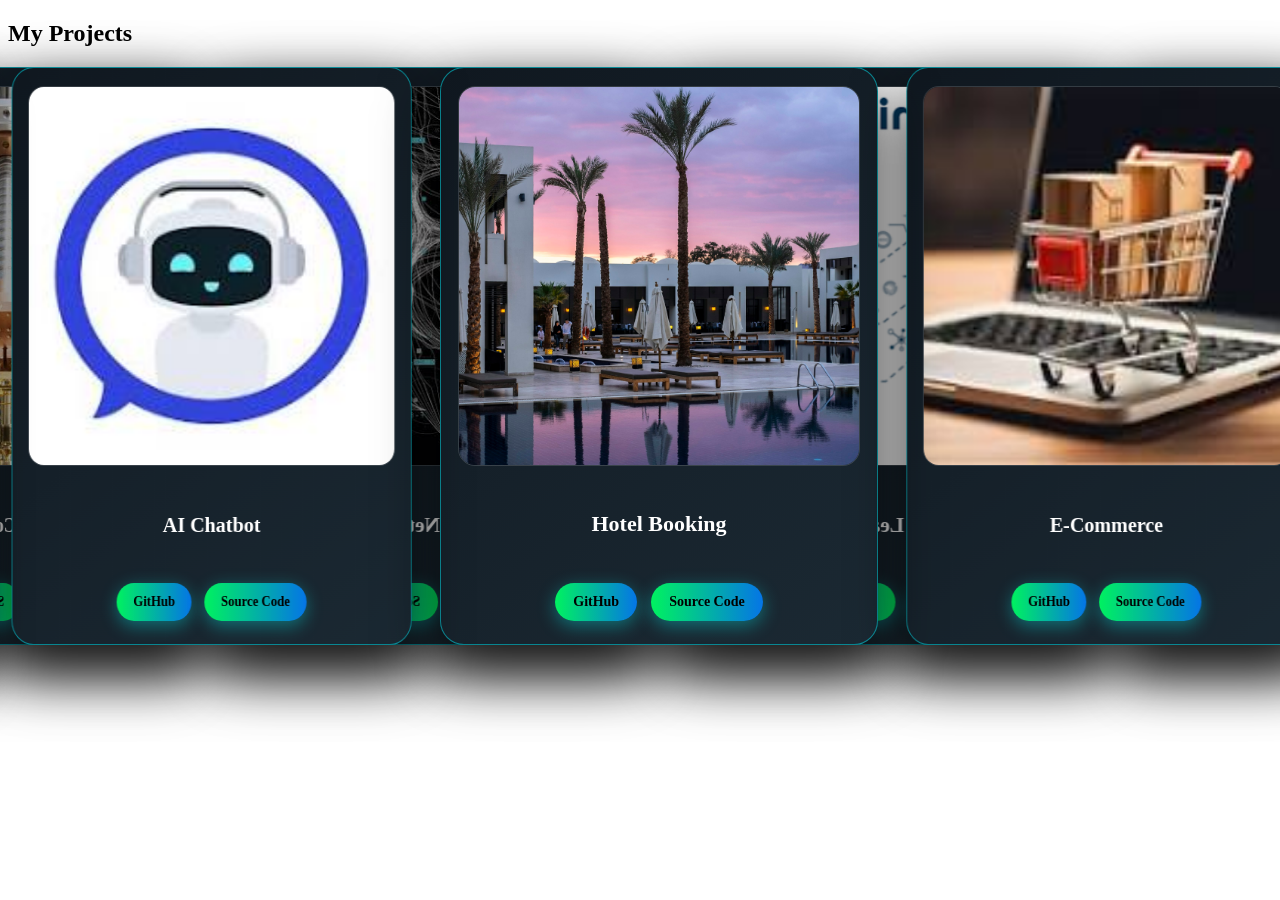
<file: subfiles/projects.html>
<!DOCTYPE html>
<html lang="en">
<head>
    <meta charset="UTF-8">
    <meta name="viewport" content="width=device-width, initial-scale=1.0">
    <title>KM Dinesh B</title>
    <link rel="stylesheet" href="project.css">
</head>
<body>
<section id="projects-3d">
    <h1 class="title">My Projects</h1>

    <div class="carousel-3d">

        <!-- 1. Hotel Booking -->
        <div class="card" style="--i:0">
            <img src="../img/hotelbookingpro.avif" alt="Hotel Booking">
            <h3>Hotel Booking</h3>
            <div class="project-buttons">
                <a href="https://github.com/kmdineshb763/HotelBooking-java-project" target="_blank" rel="noopener noreferrer">GitHub</a>
                <a href="https://github.com/kmdineshb763/HotelBooking-java-project" target="_blank" rel="noopener noreferrer">Source Code</a>
            </div>
        </div>

        <!-- 2. E-Commerce -->
        <div class="card" style="--i:1">
            <img src="../img/ecommerece.jpg" alt="E-Commerce">
            <h3>E-Commerce</h3>
            <div class="project-buttons">
                <a href="https://github.com/kmdineshb763/E-Commerce-java-full-stack-project" target="_blank" rel="noopener noreferrer">GitHub</a>
                <a href="https://github.com/kmdineshb763/E-Commerce-java-full-stack-project" target="_blank" rel="noopener noreferrer">Source Code</a>
            </div>
        </div>

        <!-- 3. Data Science -->
        <div class="card" style="--i:2">
            <img src="../img/datasciencepro.png" alt="Data Science">
            <h3>Data Science & EDA</h3>
            <div class="project-buttons">
                <a href="https://github.com/kmdineshb763/DataScience-Project-EDA-LR" target="_blank" rel="noopener noreferrer">GitHub</a>
                <a href="https://github.com/kmdineshb763/DataScience-Project-EDA-LR" target="_blank" rel="noopener noreferrer">Source Code</a>
            </div>
        </div>

        <!-- 4. Food Delivery -->
        <div class="card" style="--i:3">
            <img src="../img/food.jpg" alt="Food Delivery">
            <h3>Food Delivery</h3>
            <div class="project-buttons">
                <a href="https://github.com/kmdineshb763/Fooddelivery-javaProject" target="_blank" rel="noopener noreferrer">GitHub</a>
                <a href="https://github.com/kmdineshb763/Fooddelivery-javaProject" target="_blank" rel="noopener noreferrer">Source Code</a>
            </div>
        </div>

        <!-- 5. Snake Game -->
        <div class="card" style="--i:4">
            <img src="../img/snake.jpg" alt="Snake Game">
            <h3>Snake Game</h3>
            <div class="project-buttons">
                <a href="https://github.com/kmdineshb763/js/tree/main/Snake%20Game" target="_blank" rel="noopener noreferrer">GitHub</a>
                <a href="https://github.com/kmdineshb763/js/tree/main/Snake%20Game" target="_blank" rel="noopener noreferrer">Source Code</a>
            </div>
        </div>

        <!-- 6. Artificial Intelligence -->
        <div class="card" style="--i:5">
            <img src="../img/ai.jpg" alt="Artificial Intelligence">
            <h3>Artificial Intelligence</h3>
            <div class="project-buttons">
                <a href="https://github.com/kmdineshb763?tab=repositories" target="_blank" rel="noopener noreferrer">GitHub</a>
                <a href="https://github.com/kmdineshb763?tab=repositories" target="_blank" rel="noopener noreferrer">Source Code</a>
            </div>
        </div>

        <!-- 7. Machine Learning -->
        <div class="card" style="--i:6">
            <img src="../img/ml.jpg" alt="Machine Learning">
            <h3>Machine Learning</h3>
            <div class="project-buttons">
                <a href="https://github.com/kmdineshb763?tab=repositories" target="_blank" rel="noopener noreferrer">GitHub</a>
                <a href="https://github.com/kmdineshb763?tab=repositories" target="_blank" rel="noopener noreferrer">Source Code</a>
            </div>
        </div>

        <!-- 8. Deep Learning -->
        <div class="card" style="--i:7">
            <img src="../img/dl.png" alt="Deep Learning">
            <h3>Deep Learning</h3>
            <div class="project-buttons">
                <a href="https://github.com/kmdineshb763?tab=repositories" target="_blank" rel="noopener noreferrer">GitHub</a>
                <a href="https://github.com/kmdineshb763?tab=repositories" target="_blank" rel="noopener noreferrer">Source Code</a>
            </div>
        </div>

        <!-- 9. Neural Networks -->
        <div class="card" style="--i:8">
            <img src="../img/nn.jpg" alt="Neural Networks">
            <h3>Neural Networks</h3>
            <div class="project-buttons">
                <a href="https://github.com/kmdineshb763?tab=repositories" target="_blank" rel="noopener noreferrer">GitHub</a>
                <a href="https://github.com/kmdineshb763?tab=repositories" target="_blank" rel="noopener noreferrer">Source Code</a>
            </div>
        </div>

        <!-- 10. Quantum Computing -->
        <div class="card" style="--i:9">
            <img src="../img/quantum.jpg" alt="Quantum Computing">
            <h3>Quantum Computing</h3>
            <div class="project-buttons">
                <a href="https://github.com/kmdineshb763?tab=repositories" target="_blank" rel="noopener noreferrer">GitHub</a>
                <a href="https://github.com/kmdineshb763?tab=repositories" target="_blank" rel="noopener noreferrer">Source Code</a>
            </div>
        </div>

        <!-- 11. HRMS -->
        <div class="card" style="--i:10">
            <img src="../img/hrms.jpg" alt="Human Resource Management">
            <h3>HRMS Management</h3>
            <div class="project-buttons">
                <a href="https://github.com/kmdineshb763?tab=repositories" target="_blank" rel="noopener noreferrer">GitHub</a>
                <a href="https://github.com/kmdineshb763?tab=repositories" target="_blank" rel="noopener noreferrer">Source Code</a>
            </div>
        </div>

        <!-- 12. Attendance Management -->
        <div class="card" style="--i:11">
            <img src="../img/att.jpg" alt="Attendance Management">
            <h3>Attendance System</h3>
            <div class="project-buttons">
                <a href="https://github.com/kmdineshb763?tab=repositories" target="_blank" rel="noopener noreferrer">GitHub</a>
                <a href="https://github.com/kmdineshb763?tab=repositories" target="_blank" rel="noopener noreferrer">Source Code</a>
            </div>
        </div>

        <!-- 13. Portfolio Website -->
        <div class="card" style="--i:12">
            <img src="../img/web.jpg" alt="Website Development">
            <h3>Website Development</h3>
            <div class="project-buttons">
                <a href="https://github.com/kmdineshb763?tab=repositories" target="_blank" rel="noopener noreferrer">GitHub</a>
                <a href="https://github.com/kmdineshb763?tab=repositories" target="_blank" rel="noopener noreferrer">Source Code</a>
            </div>
        </div>

        <!-- 14. Data Analytics -->
        <div class="card" style="--i:13">
            <img src="../img/da.jpg" alt="Data Analytics">
            <h3>Data Analytics</h3>
            <div class="project-buttons">
                <a href="https://github.com/kmdineshb763?tab=repositories" target="_blank" rel="noopener noreferrer">GitHub</a>
                <a href="https://github.com/kmdineshb763?tab=repositories" target="_blank" rel="noopener noreferrer">Source Code</a>
            </div>
        </div>

        <!-- 15. Chatbot -->
        <div class="card" style="--i:14">
            <img src="../img/chatbot.jpg" alt="AI Chatbot">
            <h3>AI Chatbot</h3>
            <div class="project-buttons">
                <a href="https://github.com/kmdineshb763?tab=repositories" target="_blank" rel="noopener noreferrer">GitHub</a>
                <a href="https://github.com/kmdineshb763?tab=repositories" target="_blank" rel="noopener noreferrer">Source Code</a>
            </div>
        </div>

    </div>

</section>

</body>
</html>
</file>
<file: portfolio.css>
@import url('https://fonts.googleapis.com/css2?family=Poppins:ital,wght@0,100;0,200;0,300;0,400;0,500;0,600;0,700;0,800;0,900;1,100;1,200;1,300;1,400;1,500;1,600;1,700;1,800;1,900&display=swap');

* {
  margin: 0;
  padding: 0; 
  box-sizing: border-box;
  font-family: 'Poppins', sans-serif;
}

/* ========================================NAV WRAPPER========================================================== */
.nav-wrapper {
  position: fixed !important;
  width: 100%;
  top: 0;
  z-index: 1000;
  backdrop-filter: blur(10px);
}

/* NAVBAR */
.nav-3d {
  max-width: 1200px;
  margin: auto;
  padding: 16px 30px;
  display: flex;
  align-items: center;
  justify-content: space-between;
  background: linear-gradient(145deg, #0f2027, #203a43, #2c5364);
  border-radius: 0 0 25px 25px;
  box-shadow: 0 20px 40px rgba(0,0,0,0.6);
  transform-style: preserve-3d;
}

/* LOGO */
.logo {
  font-size: 20px;
  font-weight: bold;
  color: #00eaff;
}

/* LINKS */
.nav-links {
  list-style: none;
  display: flex;
  gap: 25px;
}

.nav-links li a {
  text-decoration: none;
  color: white;
  font-weight: 500;
  position: relative;
  padding: 8px 0;
  transition: transform 0.3s;
}

.nav-links li a:hover {
  transform: translateZ(10px);
}

.nav-links li a::after {
  content: '';
  position: absolute;
  left: 0;
  bottom: -4px;
  width: 0;
  height: 2px;
  background: #00eaff;
  transition: width 0.4s;
}

.nav-links li a:hover::after {
  width: 100%;
}

/* RESUME BUTTON */
.resume-btn {
  padding: 8px 20px;
  border-radius: 20px;
  background: linear-gradient(90deg, #00c6ff, #0072ff);
  box-shadow: 0 8px 20px rgba(0,0,0,0.6);
}

/* HAMBURGER */
.hamburger {
  display: none;
  flex-direction: column;
  cursor: pointer;
  gap: 5px;
}

.hamburger span {
  width: 28px;
  height: 3px;
  background: white;
  transition: 0.4s;
}

/* ----------------------------------media query navbar---------------------------------------------------- */

/* MOBILE */
@media (max-width: 900px) {
  .hamburger {
    display: flex;
  }

  .nav-links {
    position: absolute;
    top: 80px;
    right: 20px;
    background: linear-gradient(145deg, #141e30, #243b55);
    flex-direction: column;
    width: 220px;
    padding: 20px;
    border-radius: 20px;
    box-shadow: 0 20px 40px rgba(0,0,0,0.7);
    transform: translateY(-20px) scale(0.8);
    opacity: 0;
    pointer-events: none;
    transition: all 0.4s ease;
  }

  .nav-links.active {
    transform: translateY(0) scale(1);
    opacity: 1;
    pointer-events: auto;
  }
} 
/* SMALL DEVICES (phones) */
@media (max-width: 480px) {
  .nav-links {
    gap: 10px;
  }
}

/* MEDIUM DEVICES (large phones / small tablets) */
@media (min-width: 481px) and (max-width: 768px) {
  .nav-links {
    gap: 15px;
  }
} 

/* LARGE DEVICES (tablets) */
@media (min-width: 769px) and (max-width: 1024px) {
  .nav-links {
    gap: 18px;
  }
}

/* LAPTOP & DESKTOP */
@media (min-width: 1025px) {
  .nav-links {
    gap: 25px;
  }
}


/* ========================================HOME SECTION========================================================== */


section{
    width: 100%;
    min-height: 100vh;
}
/* home section */
*{
    margin: 0;
    padding: 0;
    box-sizing: border-box;
}

#Home{
    width: 100%;
    height: 100vh;
    background:
    url('./img/homebg.jpg')  center center; /* Clear background */
    background-size: cover;
    content: "";
    display: flex;
    justify-content: center;
    align-items: center;
    flex-direction: column;
    color: whitesmoke;
    position: relative;
    overflow: hidden;
    perspective: 1500px; /* 3D perspective */
}
#Home::before{
    content: '';
    position: absolute;
    top: 0;
    left: 0;
    right: 0;
    bottom: 0;
    background: rgba(0,0,0,.6); /* Dark overlay for contrast */
    pointer-events: none;
}

/* Hero Text 3D + Float */
#Home p{
    position: absolute;
    font-size: 90px;
    opacity: 0;
    transform: translateZ(0) rotateX(0deg) rotateY(0deg);
    animation: text3D 16s ease-in-out infinite;
    text-shadow: 0 0 20px rgba(0,0,0,.7); /* ensures readability */
}
#Home h6{
    position: absolute;
    bottom: 30px;
    font-size: 20px;
    color: #ffffff;
    text-shadow: 0 0 10px rgba(0,0,0,.7);
}
/* Delay for each line */
#Home p:nth-child(1){ animation-delay: 0s; }
#Home p:nth-child(2){ animation-delay: 4s; }
#Home p:nth-child(3){ animation-delay: 8s; }
#Home p:nth-child(4){ animation-delay: 12s; }

/* 3D Floating Animation */
@keyframes text3D{
    0%{
        opacity: 0;
        transform: translateZ(-50px) rotateX(-10deg) rotateY(10deg);
    }
    10%{
        opacity: 1;
        transform: translateZ(0px) rotateX(0deg) rotateY(0deg);
    }
    30%{
        opacity: 1;
        transform: translateZ(20px) rotateX(5deg) rotateY(-5deg);
    }
    40%{
        opacity: 0;
        transform: translateZ(-50px) rotateX(-10deg) rotateY(10deg);
    }
    100%{
        opacity: 0;
    }
}

/* Highlighted Text */
#Home span{
    color: #0dcfe4ac; /* Gold */
    text-shadow: 0 0 25px #dfddd1;
    transform: translateZ(30px); /* depth effect */
    display: inline-block;
}

/* Responsive */
@media screen and (max-width:576px){
    #Home p{
        font-size: 50px;
        text-align: center;
        padding: 0 10px;
    }
}
@media (max-width: 360px) {
    #Home p {
        font-size: 38px;
        text-align: center;
        padding: 0 12px;
    }

    #Home h6 {
        font-size: 14px;
    }
}
@media (min-width: 361px) and (max-width: 576px) {
    #Home p {
        font-size: 50px;
        text-align: center;
        padding: 0 15px;
    }

    #Home h6 {
        font-size: 16px;
    }
}
@media (min-width: 577px) and (max-width: 768px) {
    #Home p {
        font-size: 60px;
    }

    #Home h6 {
        font-size: 18px;
    }
}
@media (min-width: 769px) and (max-width: 1024px) {
    #Home p {
        font-size: 75px;
    }

    #Home h6 {
        font-size: 19px;
    }
}
@media (min-width: 1025px) and (max-width: 1440px) {
    #Home p {
        font-size: 90px;
    }
}
@media (min-width: 1441px) {
    #Home p {
        font-size: 110px;
    }

    #Home h6 {
        font-size: 22px;
    }
}


/* =================================== 3D ABOUT SECTION================================================ ===== */


#about-3d{
    min-height: 100vh;
    display: flex;
    justify-content: center;
    align-items: center;
    background: radial-gradient(circle at top, #0f2027, #203a43, #000);
   
    perspective: 1200px;
}

/* 3D Card */
.card-3d{
    width: 350px;
    height: 450px;
    position: relative;
    transform-style: preserve-3d;
    transition: transform 1s ease;
}

/* Hover Flip */
.card-3d:hover{
    transform: rotateY(180deg);
}

/* Card Faces */
.card-face{
    position: absolute;
    width: 100%;
    height: 100%;
    backface-visibility: hidden;
    border-radius: 20px;
    box-shadow: 0 30px 80px rgba(0,0,0,.6);
    display: flex;
    flex-direction: column;
    justify-content: center;
    align-items: center;
    padding: 30px;
}

/* Front */
.card-front{
    background: linear-gradient(135deg, #ff416c, #ff4b2b);
    color: #fff;
}

.card-front img{
    width: 160px;
    height: 160px;
    border-radius: 50%;
    object-fit: cover;
    margin-bottom: 20px;
    border: 4px solid rgba(255,255,255,.6);
}

.card-front h2{
    font-size: 26px;
    margin-bottom: 5px;
}

.card-front p{
    opacity: .9;
}

/* Back */
.card-back{
    background: linear-gradient(135deg, #141e30, #243b55);
    color: #fff;
    transform: rotateY(180deg);
    text-align: center;
}

.card-back h1{
    margin-bottom: 15px;
}

/* Mobile */
/* @media (max-width: 576px){
    .card-3d{
        width: 300px;
        height: 400px;
    }
} */
 @media (max-width: 360px) {
    .card-3d {
        width: 260px;
        height: 360px;
    }

    .card-front img {
        width: 120px;
        height: 120px;
    }

    .card-front h2 {
        font-size: 20px;
    }
}
@media (min-width: 361px) and (max-width: 576px) {
    .card-3d {
        width: 300px;
        height: 400px;
    }

    .card-front img {
        width: 140px;
        height: 140px;
    }

    .card-front h2 {
        font-size: 22px;
    }
}
@media (min-width: 577px) and (max-width: 768px) {
    .card-3d {
        width: 320px;
        height: 420px;
    }

    .card-front img {
        width: 150px;
        height: 150px;
    }
}
@media (min-width: 769px) and (max-width: 1024px) {
    .card-3d {
        width: 340px;
        height: 440px;
    }
}
@media (min-width: 1025px) and (max-width: 1440px) {
    .card-3d {
        width: 350px;
        height: 450px;
    }
}
@media (min-width: 1441px) {
    .card-3d {
        width: 400px;
        height: 500px;
    }

    .card-front img {
        width: 180px;
        height: 180px;
    }

    .card-front h2 {
        font-size: 28px;
    }
}



/* Section title education */


#education h1.display-1 {
    font-weight: 500;
    margin-bottom: 60px;
    color: #ffffff;
}

/* Card spacing */
#education .cardy {
    margin-left: 20px;
    margin-right: 20px;
    margin-top: 40px;
    border: none;
    box-shadow: 10px 15px 30px rgba(0, 242, 255, 0.12);
    overflow: hidden;
    background: rgba(15, 32, 39, 0.85);
    box-shadow: 0 15px 40px rgba(0, 242, 255, 0.12);
    transition: all 0.4s ease;
}

/* Hover animation */
#education .cardy:hover {
    transform: translateY(-12px) scale(1.02);
    box-shadow: 0 30px 80px rgba(0, 242, 255, 0.22);
}

/* Card header */
#education .card-header {
    background: linear-gradient(135deg, #0575e6, #00f260);
    color: #ffffff;
    text-align: center;
    padding: 25px;
    border-bottom: none;
}

#education .card-header h1 {
    font-size: 36px;
    margin: 0;
    font-weight: 500;
    color: #ffffff;
}

/* Card body */
#education .card-body {
    padding: 30px;
    color: #ffffff;
    text-align: center;
}

#education .card-body h3 {
    font-size: 22px;
    font-weight: 400;
    color: #ffffff;
}

#education .card-body h4 {
    font-size: 18px;
    color: #c9f7ff;
    margin: 10px 0;
}

#education .card-body h5 {
    font-size: 18px;
    font-weight: 700;
    color: #00f2ff;
}

/* Responsive */
@media screen and (max-width: 480px) {
    #education {
        padding: 50px 0;
    }

    #education h1.display-1 {
        font-size: 36px;
        margin-bottom: 40px;
    }

    #education .cardy {
        margin: 15px;
    }

    #education .card-header h1 {
        font-size: 24px;
    }

    #education .card-body h3 {
        font-size: 18px;
    }

    #education .card-body h4,
    #education .card-body h5 {
        font-size: 16px;
    }
}

@media screen and (min-width: 481px) and (max-width: 768px) {
    #education {
        padding: 60px 0;
    }

    #education h1.display-1 {
        font-size: 50px;
    }

    #education .cardy {
        margin: 20px;
    }

    #education .card-header h1 {
        font-size: 28px;
    }
}

@media screen and (min-width: 769px) and (max-width: 992px) {
    #education {
        padding: 70px 0;
    }

    #education h1.display-1 {
        font-size: 60px;
    }

    #education .card-header h1 {
        font-size: 32px;
    }
}

@media screen and (min-width: 993px) and (max-width: 1200px) {
    #education h1.display-1 {
        font-size: 70px;
    }

    #education .card-header h1 {
        font-size: 34px;
    }
}

@media screen and (min-width: 1201px) {
    #education h1.display-1 {
        font-size: 80px;
    }

    #education .card-header h1 {
        font-size: 36px;
    }
}
 

/* ===== 3D CONTACT SECTION ==================================================================================== */

.contact-container {
  display: flex;
  gap: 30px;
  padding: 60px;
  justify-content: center;
  perspective: 1200px;
    background: radial-gradient(circle at top, #0f2027, #203a43, #000);
}
.contact-container h2{
    color: white;
}

/* 3D CARD */
.card {
  width: 350px;
  padding: 30px;
  border-radius: 18px;
  background: linear-gradient(145deg, #141e30, #243b55);
  box-shadow: 0 20px 40px rgba(0,0,0,0.5);
  transform-style: preserve-3d;
  transition: transform 0.6s ease, box-shadow 0.6s;
}

.card:hover {
  transform: rotateY(10deg) rotateX(5deg) scale(1.03);
  box-shadow: 0 30px 60px rgba(0,0,0,0.8);
}

.card h2 {
  text-align: center;
  margin-bottom: 20px;
}

/* FORM */
input, textarea {
  width: 100%;
  padding: 12px;
  padding-top: 25px;
  border-radius: 10px;
  border: none;
  outline: none;
  margin: 25px 0;
}
input{
    margin-top: 25px !important;
}
textarea{
    margin-top:50px !important;
    resize: 25%;
}
button {
  width: 100%;
  padding: 12px;
  border-radius: 12px;
  border: none;
  background: linear-gradient(90deg, #00c6ff, #0072ff);
  color: white;
  font-size: 16px;
  cursor: pointer;
  transition: transform 0.3s;
}
form button{
    margin-top: 100px;

}
button:hover {
  transform: translateY(-3px);
}

/* SOCIAL LINKS */
.social-links a {
  display: flex;
  align-items: center;
  gap: 12px;
  padding: 12px;
  margin-bottom: 10px;
  border-radius: 12px;
  text-decoration: none;
  color: white;
  background: rgba(255,255,255,0.1);
  transition: all 0.4s ease;
}

.social-links a i {
  font-size: 20px;
}

.social-links a:hover {
  transform: translateX(10px) scale(1.05);
  background: linear-gradient(90deg, #00c6ff, #0072ff);
}

/* THANK YOU */
.hidden {
  display: none;
}
/* =================================
   Extra Small Devices (≤ 480px)
   Small Phones
   ================================= */
@media screen and (max-width: 480px) {
  .contact-container {
    flex-direction: column;
    padding: 30px 15px;
    gap: 20px;
    perspective: none;
  }

  .card {
    width: 100%;
    padding: 20px;
    transform: none;
  }

  .card:hover {
    transform: none;
  }

  input, textarea {
    padding: 10px;
    margin: 15px 0;
  }

  textarea {
    margin-top: 30px !important;
  }

  form button {
    margin-top: 40px;
  }

  button {
    font-size: 14px;
  }
}

/* =================================
   Small Devices (481px – 768px)
   Phones
   ================================= */
@media screen and (min-width: 481px) and (max-width: 768px) {
  .contact-container {
    flex-direction: column;
    padding: 40px 25px;
    gap: 25px;
    perspective: none;
  }

  .card {
    width: 100%;
    max-width: 420px;
    margin: auto;
  }

  .card:hover {
    transform: scale(1.02);
  }

  form button {
    margin-top: 60px;
  }
}

/* =================================
   Medium Devices (769px – 992px)
   Tablets
   ================================= */
@media screen and (min-width: 769px) and (max-width: 992px) {
  .contact-container {
    flex-wrap: wrap;
    padding: 50px;
    gap: 30px;
  }

  .card {
    width: 320px;
  }

  form button {
    margin-top: 70px;
  }
}

/* =================================
   Large Devices (993px – 1200px)
   Laptops / Small Desktops
   ================================= */
@media screen and (min-width: 993px) and (max-width: 1200px) {
  .contact-container {
    padding: 60px;
    gap: 30px;
  }

  .card {
    width: 340px;
  }
}

/* =================================
   Extra Large Devices (1201px – 1600px)
   Desktops
   ================================= */
@media screen and (min-width: 1201px) and (max-width: 1600px) {
  .contact-container {
    padding: 80px;
  }

  .card {
    width: 360px;
  }
}

/* =================================
   Ultra Large Devices (1601px+)
   2K / 4K Screens
   ================================= */
@media screen and (min-width: 1601px) {
  .contact-container {
    padding: 100px;
    gap: 40px;
  }

  .card {
    width: 400px;
  }
}
/* ======================================== 3D PROJECTS SECTION ================================================ */

/* ======================================== FOOTER SECTION ================================================ */

/* ===== FOOTER ===== */
.portfolio-footer {
  background: radial-gradient(circle at top, #0f2027, #203a43, #000);
  color: #fff;
  padding: 40px 20px;
  text-align: center;
}

.footer-content h3 {
  font-size: 24px;
  margin-bottom: 5px;
}

.footer-content p {
  opacity: 0.85;
  margin-bottom: 15px;
}

.footer-social {
  display: flex;
  justify-content: center;
  gap: 18px;
  margin-bottom: 15px;
}

.footer-social a {
  width: 45px;
  height: 45px;
  background: rgba(255,255,255,0.15);
  border-radius: 50%;
  display: flex;
  align-items: center;
  justify-content: center;
  color: white;
  font-size: 18px;
  transition: all 0.4s ease;
}

.footer-social a:hover {
  background: #00c6ff;
  transform: translateY(-4px) scale(1.1);
  box-shadow: 0 10px 25px rgba(0,0,0,0.6);
}

copyright {
  font-size: 14px;
  opacity: 0.7;
}
/* =================================
   Extra Small Devices (≤ 480px)
   Small Phones
   ================================= */
@media screen and (max-width: 480px) {
  portfolio-footer {
    padding: 30px 10px;
    text-align: center;
  }

  .footer-content h3 {
    font-size: 18px;
  }

  .footer-content p {
    font-size: 13px;
    margin-bottom: 10px;
  }

  .footer-social {
    gap: 12px;
    flex-wrap: wrap;
  }

  .footer-social a {
    width: 35px;
    height: 35px;
    font-size: 16px;
  }

  copyright {
    font-size: 12px;
  }
}

/* =================================
   Small Devices (481px – 768px)
   Large Phones / Small Tablets
   ================================= */
@media screen and (min-width: 481px) and (max-width: 768px) {
  portfolio-footer {
    padding: 35px 15px;
  }

  .footer-content h3 {
    font-size: 20px;
  }

  .footer-content p {
    font-size: 14px;
  }

  .footer-social {
    gap: 15px;
  }

  .footer-social a {
    width: 40px;
    height: 40px;
    font-size: 17px;
  }

  copyright {
    font-size: 13px;
  }
}

/* =================================
   Medium Devices (769px – 992px)
   Tablets / Small Laptops
   ================================= */
@media screen and (min-width: 769px) and (max-width: 992px) {
  portfolio-footer {
    padding: 40px 20px;
  }

  .footer-content h3 {
    font-size: 22px;
  }

  .footer-content p {
    font-size: 15px;
  }

  .footer-social a {
    width: 45px;
    height: 45px;
    font-size: 18px;
  }

  copyright {
    font-size: 14px;
  }
}

/* =================================
   Large Devices (993px – 1200px)
   Laptops / Desktops
   ================================= */
@media screen and (min-width: 993px) and (max-width: 1200px) {
  portfolio-footer {
    padding: 50px 30px;
  }

  .footer-content h3 {
    font-size: 24px;
  }

  .footer-content p {
    font-size: 16px;
  }

  .footer-social a {
    width: 50px;
    height: 50px;
    font-size: 19px;
  }

  copyright {
    font-size: 14px;
  }
}

/* =================================
   Extra Large Devices (1201px – 1600px)
   Large Desktops
   ================================= */
@media screen and (min-width: 1201px) and (max-width: 1600px) {
  portfolio-footer {
    padding: 60px 50px;
  }

  .footer-content h3 {
    font-size: 26px;
  }

  .footer-content p {
    font-size: 16px;
  }

  .footer-social a {
    width: 55px;
    height: 55px;
    font-size: 20px;
  }

  copyright {
    font-size: 15px;
  }
}

/* =================================
   Ultra Large Devices (1601px+)
   2K / 4K Screens
   ================================= */
@media screen and (min-width: 1601px) {
  portfolio-footer {
    padding: 70px 80px;
  }

  .footer-content h3 {
    font-size: 28px;
  }

  .footer-content p {
    font-size: 17px;
  }

  .footer-social a {
    width: 60px;
    height: 60px;
    font-size: 22px;
  }

  copyright {
    font-size: 16px;
  }
}
</file>
<file: subfiles/project.css>
/* =========================================
   HIGH-RESOLUTION 3D PROJECT CAROUSEL
   ========================================= */

.carousel-3d {
    --radius: 1100px;

    position: relative;
    width: 400px;
    height: 540px;
    margin: 0 auto;

    transform-style: preserve-3d;
    animation: rotate 60s linear infinite;
}

/* =========================================
   PROJECT CARDS - MORE SPACING
   ========================================= */

.carousel-3d .card {
    position: absolute;
    inset: 0;

    width: 100%;
    height: 100%;
    padding: 18px;

    display: flex;
    flex-direction: column;
    align-items: center;
    justify-content: space-between;

    background: linear-gradient(145deg, #101820, #1b2933);

    border: 1px solid rgba(0, 242, 255, 0.5);
    border-radius: 24px;

    overflow: hidden;

    box-shadow: 0 25px 60px rgba(0, 0, 0, 0.75);

    transform:
        rotateY(calc(var(--i) * 24deg))
        translateZ(var(--radius));

    backface-visibility: visible;

    transition:
        box-shadow 0.4s ease,
        border-color 0.4s ease;
}

/* Card hover */
.carousel-3d .card:hover {
    border-color: #00f2ff;

    box-shadow:
        0 0 30px rgba(0, 242, 255, 0.4),
        0 30px 70px rgba(0, 0, 0, 0.85);
}

/* =========================================
   HIGH-QUALITY PROJECT IMAGES
   ========================================= */

.carousel-3d .card img {
    display: block;

    width: 100%;
    height: 70%;

    object-fit: cover;
    object-position: center;

    border-radius: 17px;
    border: 1px solid rgba(255, 255, 255, 0.15);

    image-rendering: auto;
}

/* =========================================
   PROJECT TITLES
   ========================================= */

.carousel-3d .card h3 {
    width: 100%;
    min-height: 42px;

    display: flex;
    align-items: center;
    justify-content: center;

    color: #ffffff;
    text-align: center;

    font-size: 22px;
    font-weight: 700;

    margin: 8px 0;
}

/* =========================================
   BUTTONS
   ========================================= */

.project-buttons {
    width: 100%;

    display: flex;
    align-items: center;
    justify-content: center;

    gap: 14px;
    flex-wrap: wrap;

    margin-bottom: 5px;
}

.project-buttons a {
    display: inline-flex;
    align-items: center;
    justify-content: center;

    padding: 11px 18px;

    color: #000000;
    background: linear-gradient(90deg, #00f260, #0575e6);

    border-radius: 25px;
    text-decoration: none;

    font-size: 14px;
    font-weight: 700;
    white-space: nowrap;

    box-shadow: 0 5px 18px rgba(0, 255, 255, 0.35);

    transition:
        transform 0.3s ease,
        box-shadow 0.3s ease;
}

.project-buttons a:hover {
    transform: translateY(-5px);
    box-shadow: 0 10px 30px rgba(0, 255, 255, 0.6);
}

/* =========================================
   ROTATION
   ========================================= */

@keyframes rotate {
    from {
        transform: rotateY(0deg);
    }

    to {
        transform: rotateY(360deg);
    }
}

.carousel-3d:hover {
    animation-play-state: paused;
}

/* =========================================
   DESKTOP: 1201px AND ABOVE
   ========================================= */

@media screen and (min-width: 1201px) {
    .carousel-3d {
        --radius: 1100px;

        width: 400px;
        height: 540px;

        animation-duration: 60s;
    }
}

/* =========================================
   LAPTOPS: 769px - 1200px
   ========================================= */

@media screen and (min-width: 769px)
and (max-width: 1200px) {
    .carousel-3d {
        --radius: 950px;

        width: 350px;
        height: 480px;

        animation-duration: 65s;
    }
}

/* =========================================
   TABLETS: 577px - 768px
   ========================================= */

@media screen and (min-width: 577px)
and (max-width: 768px) {
    .carousel-3d {
        --radius: 760px;

        width: 300px;
        height: 420px;

        animation-duration: 70s;
    }

    .carousel-3d .card {
        padding: 12px;
    }

    .carousel-3d .card h3 {
        font-size: 19px;
    }

    .project-buttons {
        gap: 8px;
    }

    .project-buttons a {
        padding: 8px 12px;
        font-size: 12px;
    }
}

/* =========================================
   MOBILE: UP TO 576px
   ========================================= */

@media screen and (max-width: 576px) {
    .carousel-3d {
        --radius: 570px;

        width: 245px;
        height: 350px;

        animation-duration: 75s;
    }

    .carousel-3d .card {
        padding: 10px;
        border-radius: 18px;
    }

    .carousel-3d .card img {
        height: 65%;
        border-radius: 12px;
    }

    .carousel-3d .card h3 {
        font-size: 16px;
        min-height: 30px;
    }

    .project-buttons {
        gap: 6px;
    }

    .project-buttons a {
        padding: 7px 9px;
        font-size: 11px;
    }
}

/* =========================================
   REDUCED MOTION
   ========================================= */

@media (prefers-reduced-motion: reduce) {
    .carousel-3d {
        animation: none;
    }
}
</file>
